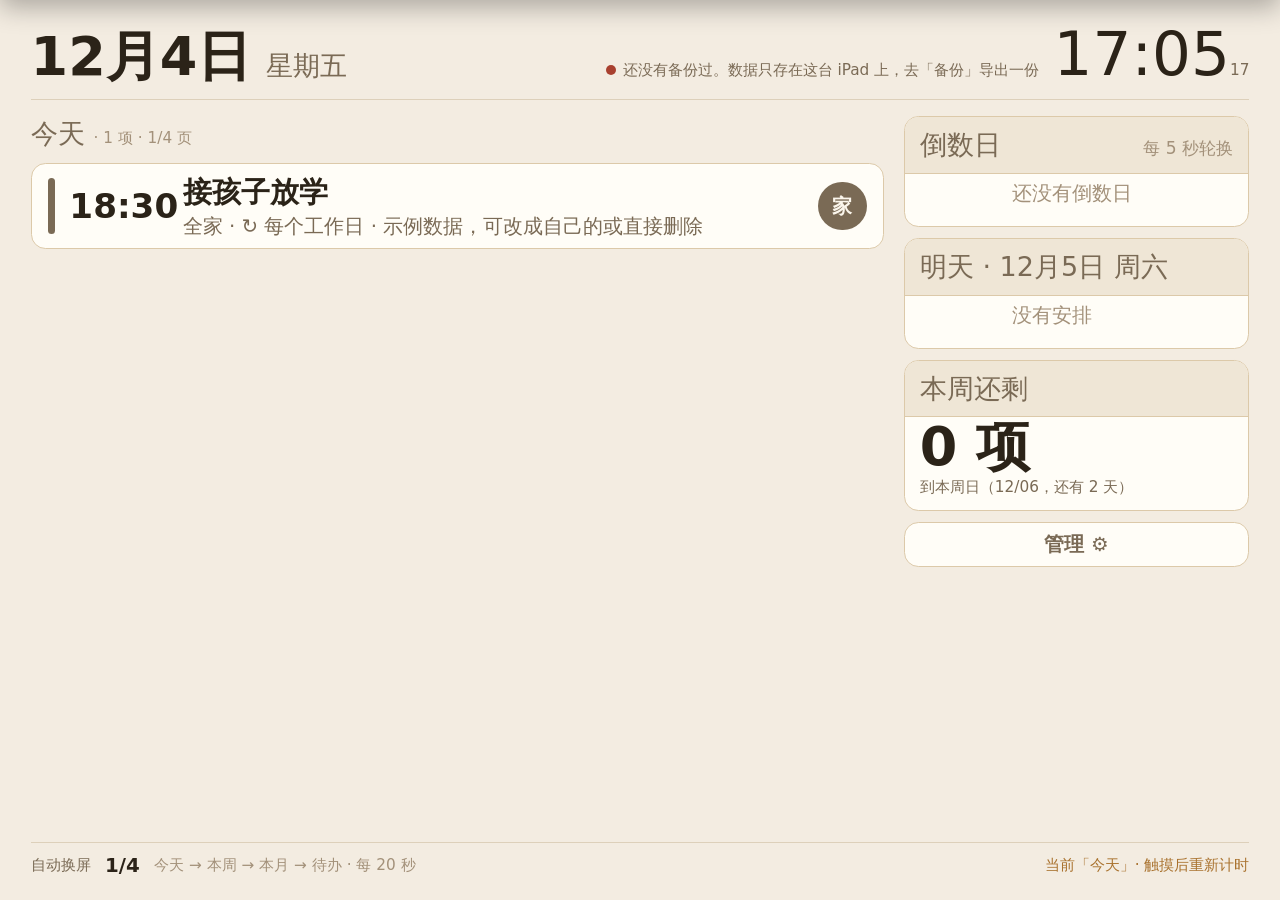
<file: app/index.html>
<!DOCTYPE html>
<html lang="zh-CN" data-theme="wood">
<head>
<meta charset="utf-8">
<meta name="viewport" content="width=device-width,initial-scale=1,viewport-fit=cover,user-scalable=no">
<meta name="theme-color" content="#f3ece1">
<title>家庭日历</title>
<!-- iPad / iPhone 的"添加到主屏幕"不读 rel=manifest，只认下面这组 Apple 标签，
     所以即使服务器把 .webmanifest 的内容类型配错，装到主屏依然是全屏无地址栏。 -->
<meta name="apple-mobile-web-app-capable" content="yes">
<meta name="mobile-web-app-capable" content="yes">
<meta name="apple-mobile-web-app-status-bar-style" content="black-translucent">
<meta name="apple-mobile-web-app-title" content="家庭日历">
<link rel="apple-touch-icon" href="./icons/apple-touch-icon.png">
<link rel="apple-touch-icon" sizes="180x180" href="./icons/apple-touch-icon.png">
<link rel="icon" href="./icons/icon-192.png">
<!-- manifest 供安卓与桌面 Chrome 使用；MIME 需为 application/manifest+json -->
<link rel="manifest" href="./manifest.webmanifest">
<link rel="stylesheet" href="./styles.css">
</head>
<body>
<!-- 纯浏览器家庭日历：无后端、无构建、无依赖。数据只在本机 IndexedDB。
     界面结构在 src/views.js，交互在 src/main.js，数据在 src/db.js。 -->
<div class="host" id="host"><div class="booting">载入中…</div></div>
<div class="sheet" id="sheet"></div>
<div class="mask" id="mDetail"></div>
<div class="mask" id="mMem"></div>
<div class="modal" id="dr"></div>
<div class="rb" id="rb"></div>
<div class="toast" id="toast"></div>
<script type="module">import('./src/main.js');</script>
</body>
</html>
</file>
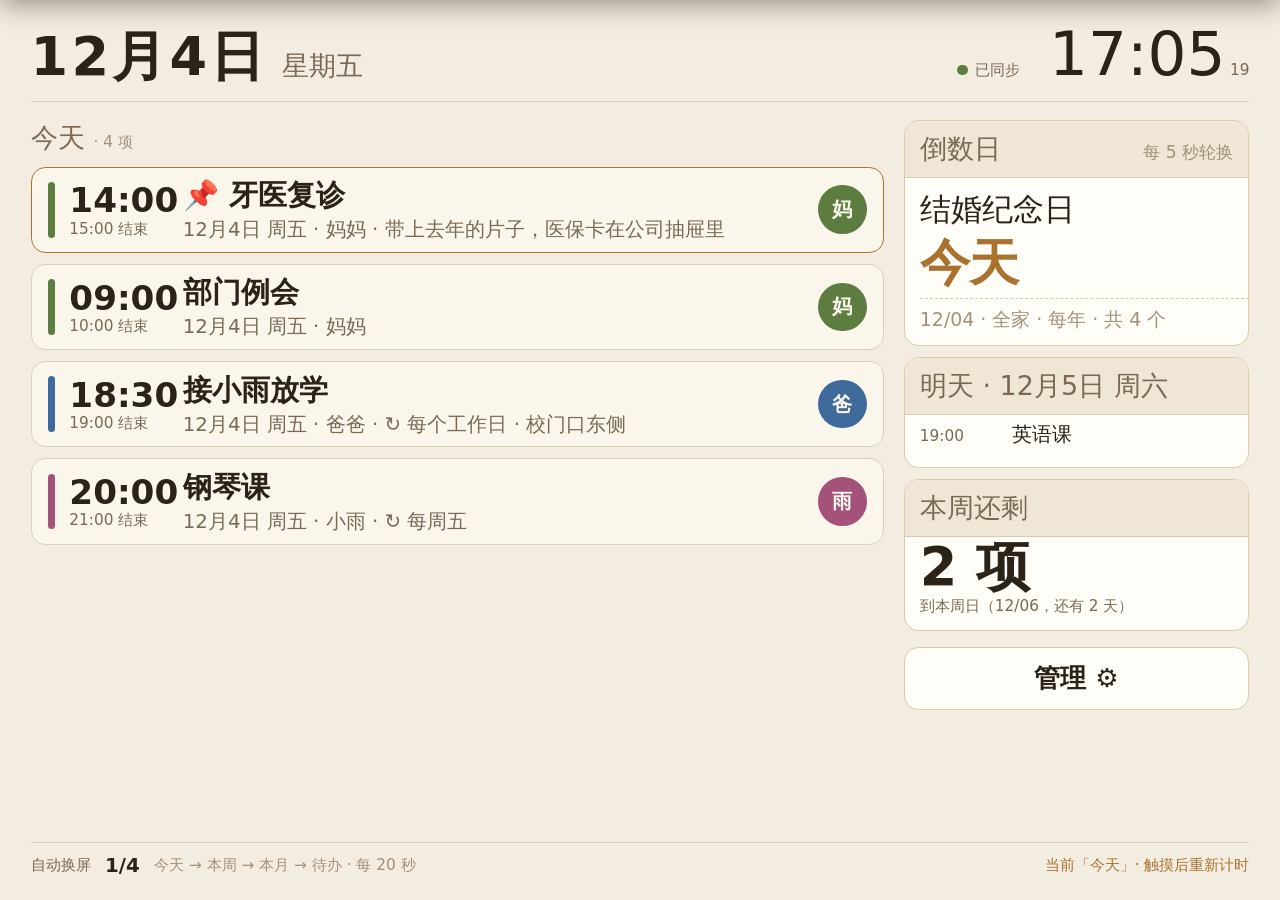
<file: prototype/kiosk.html>
<!DOCTYPE html>
<html lang="zh-CN" data-theme="wood">
<head>
<meta charset="utf-8">
<meta name="viewport" content="width=device-width,initial-scale=1,viewport-fit=cover,user-scalable=no">
<meta name="theme-color" content="#0e1116">
<title>timetreeloc · 原型 v0.3（壁挂 + 整屏管理 + 待办 + 倒数日 + 主题）</title>
<style>
/* 唯一入口原型 = 未来正式版骨架。刻意不用 type="module" 以便双击评审；
   正式版必须 ES Modules + HTTP(S)，见 docs/01 §1。
   硬约束：组件内不得出现写死颜色，一律引用 var(--c-*) / var(--m-*)（docs/03 §4.1）。 */

/* ---------- 主题令牌：一套结构 · 四份色值 ---------- */
:root{
  --t-day:6.0vmin; --t-clock:6.8vmin; --t-h2:3.0vmin; --t-title:3.2vmin;
  --t-time:3.8vmin; --t-item:2.2vmin; --t-meta:1.7vmin;
  --m-body:2.0vmin; --m-small:1.6vmin;
  --r-card:1.6vmin; --r-btn:1.0vmin;
}
html[data-theme="ink"]{
  --c-bg:#0e1116; --c-card:#171c24; --c-card2:#1d242e; --c-line:#232a34; --c-line2:#2b3542;
  --c-ink:#f2f5f9; --c-ink2:#9aa7b5; --c-ink3:#5d6875;
  --c-accent:#6aa5ff; --c-warn:#ffb454; --c-dgr:#ff7a6e; --c-ok:#4ed08f;
  --m-blue:#6aa5ff; --m-green:#4ed08f; --m-orange:#ffb454; --m-pink:#ff8ec8;
  --m-violet:#b199ff; --m-teal:#4fd6d6; --m-red:#ff7a6e; --m-slate:#9aa7b5;
  --on-member:#0e1116; --c-scrim:rgba(6,9,13,.62);

  --c-panel:#1b222c; --c-panel-line:#2f3a47;}
html[data-theme="night"]{
  --c-bg:#000205; --c-card:#0c1016; --c-card2:#141a22; --c-line:#1b222b; --c-line2:#242d38;
  --c-ink:#e6ebf2; --c-ink2:#7f8b99; --c-ink3:#4c5663;
  --c-accent:#5b9cff; --c-warn:#e8a860; --c-dgr:#e0796d; --c-ok:#54b98a;
  --m-blue:#5b93dd; --m-green:#48a883; --m-orange:#dd9c5a; --m-pink:#dd82ac;
  --m-violet:#9785d6; --m-teal:#45b0b0; --m-red:#dd6e63; --m-slate:#7f8b99;
  --on-member:#000205; --c-scrim:rgba(0,2,5,.7);

  --c-panel:#10161e; --c-panel-line:#242d38;}
html[data-theme="paper"]{
  --c-bg:#f4f5f7; --c-card:#ffffff; --c-card2:#eef1f5; --c-line:#e3e6ea; --c-line2:#d3d8df;
  --c-ink:#12161c; --c-ink2:#5a6572; --c-ink3:#8d97a3;
  --c-accent:#2f6fdd; --c-warn:#d97706; --c-dgr:#c8392f; --c-ok:#1f8f5f;
  --m-blue:#2f6fdd; --m-green:#1f8f5f; --m-orange:#d97706; --m-pink:#c2418f;
  --m-violet:#6d4bd6; --m-teal:#0d8a8a; --m-red:#c8392f; --m-slate:#5a6572;
  --on-member:#ffffff; --c-scrim:rgba(40,34,26,.35);

  --c-panel:#ffffff; --c-panel-line:#d3d8df;}
html[data-theme="wood"]{
  --c-bg:#f3ece1; --c-card:#fbf6ec; --c-card2:#efe6d6; --c-line:#ddd0ba; --c-line2:#c9b999;
  --c-ink:#2b2318; --c-ink2:#7a6a55; --c-ink3:#a3917a;
  --c-accent:#a9722e; --c-warn:#b5722a; --c-dgr:#a8402f; --c-ok:#5c7d3f;
  --m-blue:#3f6a9c; --m-green:#5c7d3f; --m-orange:#b5722a; --m-pink:#a4527a;
  --m-violet:#6f5a9c; --m-teal:#3d8078; --m-red:#a8402f; --m-slate:#7a6a55;
  --on-member:#fbf6ec; --c-scrim:rgba(43,35,24,.35);

  --c-panel:#fffdf7; --c-panel-line:#dcc9a9;}

*{box-sizing:border-box;-webkit-tap-highlight-color:transparent}
html,body{margin:0;height:100%;overflow:hidden;background:var(--c-bg);color:var(--c-ink);touch-action:manipulation;
  font-family:-apple-system,"PingFang SC",system-ui,sans-serif;transition:background .25s,color .25s}
body{background:var(--c-bg)}
.num{font-variant-numeric:tabular-nums}
button{font:inherit;color:inherit;cursor:pointer;background:none;border:none}

/* ---------- 壁挂宿主 ---------- */
.host{height:100%;display:flex;flex-direction:column;padding:2.6vmin 3.4vmin}
.hd{display:flex;align-items:baseline;gap:1.6vmin;padding-bottom:1.8vmin;border-bottom:1px solid var(--c-line)}
.hd .d{font-size:var(--t-day);font-weight:600;letter-spacing:.06em;line-height:1}
.hd .w{font-size:var(--t-h2);color:var(--c-ink2)}
.hd .sp{flex:1}
.sync{display:flex;align-items:center;gap:.8vmin;font-size:var(--t-meta);color:var(--c-ink2)}
.sync i{width:1.2vmin;height:1.2vmin;border-radius:50%;background:var(--c-ok);display:inline-block}
.sync.busy i{background:var(--c-accent);animation:pulse 1s infinite}
.sync.pend i{background:var(--c-warn)}
.sync.off i{background:var(--c-ink3)}
@keyframes pulse{50%{opacity:.3}}
.hd .c{font-size:var(--t-clock);font-weight:300;line-height:1;margin-left:1.6vmin}
.hd .c small{font-size:var(--t-meta);color:var(--c-ink2);margin-left:.5vmin}
/* 管理入口：右栏内的常驻块。之前是浮动药丸 + :hover 才显形，挂墙触屏没有 hover，
   它常年停在 15% 透明度——既"浮着"又基本看不见 */
/* 管理入口：压扁、去边框去圆角——原来是占满列宽的 9vmin 高圆角框，看着像个漂浮的胶囊 */
.managebtn{flex:none;width:100%;min-height:7vmin;margin-top:.6vmin;padding:1.2vmin 1.6vmin;
  border:1px solid var(--c-panel-line);border-radius:var(--r-card);background:var(--c-panel);
  color:var(--c-ink);font-size:2.9vmin;font-weight:600;
  display:flex;align-items:center;justify-content:center;gap:1vmin}
.managebtn:hover{border-color:var(--c-accent);background:var(--c-card2)}
.managebtn small{display:none}
/* 底部换屏提示：一行普通文字，不做椭圆胶囊 */
.khint{display:flex;align-items:center;gap:1.6vmin;padding-top:1.2vmin;margin-top:.4vmin;
  border-top:1px solid var(--c-line);font-size:var(--t-meta);color:var(--c-ink2);white-space:nowrap;overflow:hidden}
.khint b{color:var(--c-ink);font-size:var(--t-item);font-weight:700;font-variant-numeric:tabular-nums}
.khint .seq{color:var(--c-ink3);overflow:hidden;text-overflow:ellipsis}
.khint .now{margin-left:auto;color:var(--c-accent)}

/* 主区 70% + 右栏 30%（v0.4：右栏只放倒数日，宽度让给日历与月视图） */
.bd{flex:1;display:flex;gap:2.2vmin;padding-top:2vmin;min-height:0}
.main{flex:0 0 70%;min-width:0;display:flex;flex-direction:column;gap:1.2vmin;min-height:0}
h2{margin:0;font-size:var(--t-h2);font-weight:500;color:var(--c-ink2);display:flex;align-items:baseline;gap:1vmin}
h2 em{font-style:normal;font-size:var(--t-meta);color:var(--c-ink3)}
.side{flex:1;min-width:0;display:flex;flex-direction:column;gap:1.2vmin;min-height:0}

/* 日程大卡 */
.ev{position:relative;display:flex;align-items:center;gap:1.6vmin;background:var(--c-card);border:1px solid var(--c-line);
  border-radius:var(--r-card);height:9.6vmin;flex:none;padding:0 1.8vmin;overflow:hidden;text-align:left;width:100%}
.ev:hover{border-color:var(--c-line2);background:var(--c-card2)}
.ev.pin{border-color:var(--c-accent)}
.ev.flash{animation:fl 1.2s ease-out}
@keyframes fl{0%,60%{box-shadow:0 0 0 .3vmin var(--c-accent)}}
.ev .bar{width:.8vmin;align-self:stretch;margin:1.6vmin 0;border-radius:.4vmin;flex:none}
.ev .tm{width:11vmin;flex:none;font-size:var(--t-time);font-weight:600;line-height:1.15;text-align:left}
.ev .tm small{display:block;font-size:var(--t-meta);font-weight:400;color:var(--c-ink2)}
.ev .info{flex:1;min-width:0}
.ev .info b{display:block;font-size:var(--t-title);font-weight:600;white-space:nowrap;overflow:hidden;text-overflow:ellipsis}
.ev .info span{font-size:var(--t-item);color:var(--c-ink2)}
.ev .who{width:5.4vmin;height:5.4vmin;border-radius:50%;background:var(--c-card2);color:var(--c-ink2);
  font-size:var(--t-item);font-weight:700;display:grid;place-items:center;flex:none}
.ev .pend{position:absolute;right:1.2vmin;top:1.2vmin;font-size:1.4vmin;color:var(--c-warn);
  border:1px solid currentColor;border-radius:99px;padding:.2vmin .8vmin}
.empty{flex:1;display:grid;place-items:center;text-align:center}
.empty b{display:block;font-size:var(--t-day);font-weight:600;margin-bottom:1vmin}
.empty span{font-size:var(--t-h2);color:var(--c-ink2)}

/* 壁挂·周视图 */
.wkwrap{flex:1;display:flex;flex-direction:column;gap:.8vmin;min-height:0}
.wkhead{display:flex;gap:.6vmin}
.wkhead>div{flex:1 1 0;min-width:0;text-align:center;font-size:var(--t-item);color:var(--c-ink2);padding:.4vmin 0;border-radius:.8vmin}
.wkhead>div.t{background:var(--c-accent);color:var(--on-member);font-weight:600}
.wkhead>div b{display:block;font-size:var(--t-h2);line-height:1.2}
.wkcols{flex:1;display:flex;gap:.6vmin;min-height:0}
.wkcol{flex:1 1 0;min-width:0;background:var(--c-card);border:1px solid var(--c-line);border-radius:1.2vmin;padding:.8vmin;
  display:flex;flex-direction:column;gap:.6vmin;overflow:hidden;text-align:left}
.wkcol.t{border-color:var(--c-accent)}
.wchip{min-width:0;border-radius:.8vmin;padding:.5vmin .8vmin;font-size:var(--t-item);line-height:1.35;overflow:hidden;
  white-space:nowrap;text-overflow:ellipsis;color:var(--on-member)}
.wchip i{font-style:normal;opacity:.85;font-size:var(--t-meta);display:block}
.wkcol .none{font-size:var(--t-meta);color:var(--c-ink3);text-align:center;padding-top:1vmin}

/* 壁挂·月网格（v0.4 放大：日号 3.4vmin、条目 2.6vmin，3 米外可读） */
.mwall{flex:1;display:grid;grid-template-columns:repeat(7,minmax(0,1fr));grid-auto-rows:1fr;gap:.7vmin;min-height:0}
.mcell{background:var(--c-card);border:1px solid var(--c-line);border-radius:1.0vmin;padding:.8vmin 1vmin;
  display:flex;flex-direction:column;gap:.6vmin;overflow:hidden;text-align:left}
.mcell.out{opacity:.32}
.mcell.tdy{border-color:var(--c-accent);background:var(--c-card2)}
.mcell .n{font-size:var(--t-item);color:var(--c-ink2);line-height:1.2}
.mcell.tdy .n{color:var(--c-accent);font-weight:700}
.mcell .r{display:flex;align-items:center;gap:.4vmin;font-size:1.7vmin;line-height:1.5;white-space:nowrap;overflow:hidden}
.mcell .r u{width:.9vmin;height:.9vmin;border-radius:50%;flex:none;text-decoration:none}
.mcell .r span{overflow:hidden;text-overflow:ellipsis}
.mcell .more{font-size:1.5vmin;color:var(--c-ink3)}

/* 壁挂·待办页 */
.tpage{flex:1;display:flex;flex-direction:column;gap:1vmin;min-height:0;overflow:auto}
.tcard2{display:flex;align-items:center;gap:1.8vmin;background:var(--c-card);border:1px solid var(--c-line);
  border-radius:var(--r-card);height:11vmin;flex:none;padding:0 2vmin;text-align:left;width:100%}
.tcard2:hover{border-color:var(--c-line2);background:var(--c-card2)}
.tcard2 .ck2{width:6.4vmin;height:6.4vmin;border-radius:50%;border:.5vmin solid var(--c-line2);flex:none;
  display:grid;place-items:center;font-size:3.4vmin;color:transparent}
.tcard2:hover .ck2{border-color:var(--c-ok);color:var(--c-ok)}
.tcard2 .ti2{flex:1;min-width:0;font-size:3.6vmin;font-weight:600;white-space:nowrap;overflow:hidden;text-overflow:ellipsis}
.tcard2 .no2{font-size:2.1vmin;color:var(--c-ink3);margin-top:.3vmin;font-weight:400}
.tcard2 .who{width:5.4vmin;height:5.4vmin;border-radius:50%;font-size:var(--t-item);font-weight:700;
  display:grid;place-items:center;flex:none}
.tcard2.done{opacity:.4}
.tcard2.done .ti2{text-decoration:line-through}

/* 右栏盒子 */
/* 右栏三块面板：独立的 panel 底色 + 标题带 + 行分隔线。
   暖木主题下原先 --c-card 与 --c-bg 亮度只差一档，三块面板会糊成一片。 */
.box{background:var(--c-panel);border:1px solid var(--c-panel-line);border-radius:var(--r-card);padding:0;overflow:hidden}
.box h3{margin:0;padding:1.1vmin 1.7vmin;font-size:var(--t-h2);font-weight:500;color:var(--c-ink2);
  display:flex;align-items:baseline;gap:.8vmin;background:var(--c-card2);border-bottom:1px solid var(--c-panel-line)}
.box > :not(h3){margin-left:1.7vmin;margin-right:1.7vmin}
.box > :last-child{margin-bottom:1.4vmin}
.box h3 em{font-style:normal;font-size:1.9vmin;color:var(--c-ink3);margin-left:auto;font-weight:400}
.li{display:flex;gap:1.2vmin;font-size:var(--t-item);padding:.7vmin 0;align-items:baseline;
  border-bottom:1px solid var(--c-line)}
.li:last-child{border-bottom:0}
.li i{font-style:normal;color:var(--c-ink2);width:9vmin;flex:none;font-size:var(--t-meta)}
.li.st{color:var(--c-ink3)}
/* 倒数日轮播（v0.4：右栏只有它，主条目放到最大） */
.cdbox{flex:1;display:flex;flex-direction:column;justify-content:center}
.cd{flex:none;text-align:left;width:100%;padding-top:1.4vmin}
.cd .lbl{font-size:3.4vmin;color:var(--c-ink)}
.cd .big{display:flex;align-items:baseline;gap:1vmin;margin-top:.8vmin}
/* 天数不得超过页面最大标题档 --t-day(6.0vmin)：一块屏只允许顶栏做视觉主角 */
.cd .big b{font-size:5.6vmin;font-weight:700;line-height:1;letter-spacing:-.02em}
.cd .big s{text-decoration:none;font-size:2.6vmin;color:var(--c-ink2)}
.cd.near .big b{color:var(--c-warn)}
.cd.today .big b{color:var(--c-accent)}
.cd .who{font-size:2.1vmin;color:var(--c-ink3);margin-top:1vmin;padding-top:.9vmin;border-top:1px dashed var(--c-panel-line)}
/* 待办（.ck 供管理页列表用，壁挂页用 .ck2 大圆圈） */
.thint{font-size:var(--t-item);color:var(--c-ink3);padding:1vmin .4vmin}
.ck{width:3.6vmin;height:3.6vmin;border-radius:50%;border:2px solid var(--c-line2);flex:none;
  display:grid;place-items:center;font-size:var(--t-meta);color:transparent;transition:.15s}
.ck:hover{border-color:var(--c-ok);color:var(--c-ok)}

/* 底栏 / FAB */
.ft .right{margin-left:auto;display:flex;gap:1.2vmin;align-items:center}
.pill{border:1px solid var(--c-line2);border-radius:99px;padding:.7vmin 1.6vmin;background:var(--c-card);color:var(--c-ink2);font-size:var(--t-item)}
.pill.pri{background:var(--c-accent);border-color:var(--c-accent);color:var(--on-member);font-weight:600}
.offline{position:fixed;left:0;right:0;top:0;background:var(--c-warn);color:var(--c-bg);font-size:var(--t-item);
  padding:1vmin 3vmin;transform:translateY(-100%);transition:transform .2s;z-index:40}
.offline.on{transform:none}

/* ---------- 遮罩小卡（详情 / 三选一 / 冲突） ---------- */
.mask{position:fixed;inset:0;background:var(--c-scrim);display:grid;place-items:center;
  opacity:0;pointer-events:none;transition:opacity .18s;z-index:50}
.mask.on{opacity:1;pointer-events:auto}
.panel{background:var(--c-card);border:1px solid var(--c-line2);border-radius:2vmin;overflow:hidden;
  transform:translateY(1vmin) scale(.99);transition:transform .2s;max-height:86vh;display:flex;flex-direction:column}
.mask.on .panel{transform:none}
/* 结构类全局化：ph/pb/x 是跨容器复用的骨架类。
   此前只写在 .panel/.drawer 作用域下，导致 .sheet 的顶栏完全没吃到样式，
   按钮的 margin-left:auto 从未生效——表现为"改了 DOM 顺序但视觉位置没动"。 */
.ph{padding:2.6vmin 3.2vmin 0;display:flex;align-items:center;gap:1.4vmin;flex:none}
.ph h4{margin:0;font-size:var(--t-title);font-weight:600}
.x{margin-left:auto;border:1px solid var(--c-line2);border-radius:var(--r-btn);padding:1.2vmin 2.4vmin;
  color:var(--c-ink2);background:var(--c-card2);font-size:var(--m-body)}
.x:hover{color:var(--c-ink);border-color:var(--c-accent)}
/* 浮窗里的取消：比顶栏通用样式再大一号，别做成一角小文字 */
.drawer .x{border-radius:99px;padding:1.5vmin 3vmin;font-size:2.6vmin}
.pb{padding:2.2vmin 3.2vmin 3vmin;overflow:auto}
.detail{width:60vmin}
.detail .cap{height:.7vmin;flex:none}
.detail h5{margin:0;font-size:var(--t-title);font-weight:600;line-height:1.3}
.meta{color:var(--c-ink2);font-size:var(--m-body);margin-top:.8vmin;display:flex;gap:1vmin;align-items:center;flex-wrap:wrap}
.bdg{border-radius:var(--r-btn);padding:.25vmin 1vmin;background:var(--c-card2);color:var(--c-ink2);font-size:var(--m-small)}
.bdg.r{background:var(--c-card2);color:var(--c-dgr)}
.note{margin-top:1.4vmin;background:var(--c-card2);border-radius:1.2vmin;padding:1.4vmin 1.6vmin;font-size:var(--m-body);
  color:var(--c-ink2);line-height:1.6}
.by{margin-top:1.2vmin;font-size:var(--m-small);color:var(--c-ink3)}
.row{display:flex;gap:1vmin;margin-top:1.8vmin}
.row button{flex:1;border-radius:1.2vmin;padding:1.2vmin;font-size:var(--m-body);border:1px solid var(--c-line2);background:var(--c-card2)}
.row button.pri{background:var(--c-accent);border-color:var(--c-accent);color:var(--on-member);font-weight:600}
.row button.cancel{flex:0 0 22%;font-size:var(--t-item);padding:1.6vmin}
.row button.dgr{color:var(--c-dgr)}

/* ---------- 整屏管理页（v0.3：不是弹窗） ---------- */
.sheet{position:fixed;inset:0;background:var(--c-bg);z-index:45;display:flex;flex-direction:column;
  opacity:0;pointer-events:none;transform:translateY(1.2vmin);transition:opacity .18s,transform .18s}
.sheet.on{opacity:1;pointer-events:auto;transform:none}
.tabd{display:flex;gap:.4vmin;padding:0 2.4vmin;border-bottom:1px solid var(--c-line);flex:none;overflow-x:auto}
.tabd button{border-bottom:.35vmin solid transparent;color:var(--c-ink2);padding:1.3vmin 1.4vmin;font-size:var(--m-body);white-space:nowrap}
.tabd button.on{color:var(--c-ink);border-bottom-color:var(--c-accent)}
.scr{flex:1;display:flex;gap:2.8vmin;min-height:0;overflow:hidden}
.pane{flex:1;display:flex;flex-direction:column;min-height:0;padding:1.2vmin 0 1.2vmin 2.4vmin}
/* 右栏优先占满高度：半高 + 纵向滚动条在缩窗口时很难看，宁可让它撑满再内部滚动 */
.paneList{flex:0 0 24%;align-self:stretch;min-height:0;overflow:auto;
  border:1px solid var(--c-panel-line);border-radius:1.4vmin;background:var(--c-panel);
  margin:1.2vmin 2.4vmin 1.6vmin 0;padding:1.4vmin 1.8vmin}
.paneList h3{margin-top:0}
.wk{display:grid;grid-template-columns:repeat(7,minmax(0,1fr));font-size:var(--m-small);color:var(--c-ink3);text-align:center;padding:.6vmin 0}
.mgrid{display:grid;grid-template-columns:repeat(7,minmax(0,1fr));grid-auto-rows:1fr;gap:.6vmin;flex:1;min-height:0}
.cell{position:relative;background:var(--c-card);border:1px solid var(--c-line);border-radius:1vmin;padding:.6vmin .6vmin .4vmin;overflow:hidden;
  display:flex;flex-direction:column;gap:.3vmin;text-align:left}
.cell.out{opacity:.35}
.cell .dn{font-size:2.6vmin;color:var(--c-ink2);align-self:flex-start;min-width:2.6vmin;text-align:center;line-height:1.7}
/* 超出条数的角标：放在格子内部右上角，不再压到别人身上，也不占一行行高 */
.cell .mb{position:absolute;right:.3vmin;top:.3vmin;font-style:normal;font-size:1.9vmin;line-height:1.6;
  min-width:2.6vmin;padding:0 .5vmin;border-radius:99px;background:var(--c-accent);color:var(--on-member);
  font-weight:700;text-align:center}
.cell.today .dn{background:var(--c-accent);color:var(--on-member);border-radius:99px;font-weight:600}
.cell.sel{border-color:var(--c-accent);box-shadow:0 0 0 .2vmin var(--c-accent) inset}
.cev{font-size:2.2vmin;line-height:1.5;border-radius:.6vmin;padding:.1vmin .6vmin;color:var(--on-member);white-space:nowrap;overflow:hidden;text-overflow:ellipsis}
.sitem{display:flex;gap:1vmin;padding:1vmin 0;border-bottom:1px solid var(--c-line);align-items:flex-start;text-align:left;width:100%}
.sitem .b2{width:.5vmin;align-self:stretch;border-radius:.3vmin;flex:none}
.sitem .t2{font-size:var(--m-body);width:7vmin;flex:none;color:var(--c-ink2)}
.sitem .ti{font-size:var(--m-body);font-weight:600}
.sec{background:var(--c-card);border:1px solid var(--c-line);border-radius:1.4vmin;margin-bottom:1.4vmin;overflow:hidden}
.sec h6{margin:0;padding:1.2vmin 1.6vmin;font-size:var(--m-body);font-weight:600;border-bottom:1px solid var(--c-line);color:var(--c-ink)}
.sec .r{display:flex;align-items:center;gap:1.2vmin;padding:1.2vmin 1.6vmin;border-bottom:1px solid var(--c-line);font-size:var(--m-body)}
.sec .r:last-child{border-bottom:0}
.sec .r .k{flex:1}
.sec .r .v{color:var(--c-ink3);font-size:var(--m-small)}
.avatar{width:3.4vmin;height:3.4vmin;border-radius:50%;display:grid;place-items:center;font-size:var(--m-small);font-weight:700;flex:none}
.mini{border:1px solid var(--c-line2);border-radius:.9vmin;padding:.6vmin 1.2vmin;font-size:var(--m-small);color:var(--c-ink2)}
.mini.pri{background:var(--c-accent);border-color:var(--c-accent);color:var(--on-member);font-weight:600}
.mini.dgr{color:var(--c-dgr);border-color:var(--c-dgr)}
.mini.on{border-color:var(--c-accent);color:var(--c-accent)}
.range{width:20vmin;accent-color:var(--c-accent)}
.palrow{display:flex;gap:1.2vmin;flex-wrap:wrap}
.pal{width:5.4vmin;height:5.4vmin;border-radius:50%;border:.4vmin solid transparent;position:relative}
.pal.on{border-color:var(--c-ink)}
.pal.used{opacity:.25;cursor:not-allowed}
.pal.used::after{content:'';position:absolute;inset:42%;background:var(--c-ink3);border-radius:50%}
.two{display:grid;grid-template-columns:1fr 1fr;gap:1.4vmin}
/* 主题卡 */
.tcards{display:grid;grid-template-columns:repeat(auto-fit,minmax(24vmin,1fr));gap:1.4vmin}
.tcard{border:2px solid var(--c-line);border-radius:1.6vmin;padding:1.6vmin;text-align:left;cursor:pointer}
.tcard.on{border-color:var(--c-accent)}
.tcard .nm{font-size:var(--m-body);font-weight:600;margin-bottom:.4vmin}
.tcard .ds{font-size:var(--m-small);color:var(--c-ink3);margin-bottom:1vmin}
.swatches{display:flex;gap:.5vmin}
.swatches u{width:3.2vmin;height:3.2vmin;border-radius:.6vmin;text-decoration:none;border:1px solid rgba(128,128,128,.25)}

/* ---------- 抽屉 ---------- */
/* 居中浮窗：盖在管理页之上，不铺满、不从底部顶出来 */
.drawer{position:fixed;left:50%;top:50%;right:auto;bottom:auto;width:88vmin;max-height:86vh;overflow:auto;
  background:var(--c-card);border:1px solid var(--c-line2);border-radius:2vmin;
  transform:translate(-50%,-46%) scale(.98);opacity:0;pointer-events:none;
  /* 宽度 70→88vmin：留出左右 3.2vmin 内边距后，字段仍有足够书写空间 */
  transition:opacity .18s,transform .18s ease-out;z-index:58;box-shadow:0 2vmin 6vmin rgba(0,0,0,.45)}
.drawer.on{opacity:1;transform:translate(-50%,-50%);pointer-events:auto}
.warnbar{background:var(--c-warn);color:var(--c-bg);font-size:var(--m-small);padding:.9vmin 2.4vmin}
.f{display:flex;align-items:center;gap:1.4vmin;margin-bottom:1.4vmin;flex-wrap:wrap}
.f label{font-size:var(--m-body);color:var(--c-ink2);width:9vmin;flex:none}
.f input[type=text]{flex:1;min-width:30vmin;border:1px solid var(--c-line2);border-radius:1.2vmin;padding:1.4vmin 1.6vmin;
  font-size:var(--t-item);background:var(--c-card2);color:var(--c-ink)}
.f input[type=text]:focus{outline:.3vmin solid var(--c-accent);outline-offset:-1px}
.f input[type=date],.f input[type=time],.f select{border:1px solid var(--c-line2);border-radius:var(--r-btn);padding:1vmin 1.2vmin;
  font-size:var(--m-body);background:var(--c-card2);color:var(--c-ink)}
.seg{display:inline-flex;background:var(--c-card2);border:1px solid var(--c-line2);border-radius:99px;padding:.3vmin}
.seg button{border-radius:99px;padding:.8vmin 2vmin;font-size:var(--m-body);color:var(--c-ink2)}
.seg button.on{background:var(--c-accent);color:var(--on-member);font-weight:600}
.chip{display:inline-flex;align-items:center;gap:.7vmin;border-radius:99px;padding:.6vmin 1.4vmin;font-size:var(--m-body);
  background:var(--c-card2);color:var(--c-ink2);border:1px solid var(--c-line2)}
.chip .dt{width:1vmin;height:1vmin;border-radius:50%}
.chip.on{border-color:currentColor}
.chip.off{opacity:.4}
.sw{width:6vmin;height:3.4vmin;border-radius:99px;background:var(--c-line2);position:relative;flex:none;transition:.16s}
.sw::after{content:"";position:absolute;top:.4vmin;left:.4vmin;width:2.6vmin;height:2.6vmin;border-radius:50%;background:var(--c-card);transition:.16s}
.sw.on{background:var(--c-accent)}
.sw.on::after{left:3vmin}
.tgl{display:inline-flex;align-items:center;gap:.9vmin;font-size:var(--m-body);color:var(--c-ink2)}
.fold{color:var(--c-accent);font-size:var(--m-body);padding:.8vmin 0 1.4vmin;user-select:none}
.adv{display:none}.adv.on{display:block}
.hint{font-size:var(--m-small);color:var(--c-ink3);background:var(--c-card2);border-radius:var(--r-btn);padding:1vmin 1.4vmin;margin-bottom:1.4vmin;line-height:1.6}

/* ---------- 横幅 / 提示 ---------- */
.rb{position:fixed;left:0;right:0;top:0;background:var(--c-card);border-bottom:.3vmin solid var(--c-warn);
  padding:2vmin 3vmin;display:flex;align-items:center;gap:1.6vmin;transform:translateY(-105%);
  transition:transform .26s ease-out;box-shadow:0 1vmin 3vmin rgba(0,0,0,.4);z-index:90}
.rb.on{transform:none}
.rb .bl{width:1.4vmin;height:1.4vmin;border-radius:50%;background:var(--c-warn);flex:none;animation:bl 1s infinite}
@keyframes bl{50%{opacity:.2}}
.rb b{font-size:var(--t-title);font-weight:600;display:block}
.rb span{font-size:var(--t-item);color:var(--c-ink2)}
.rb button{margin-left:auto;border:1px solid var(--c-line2);color:var(--c-ink2);border-radius:var(--r-btn);padding:1vmin 1.8vmin;font-size:var(--t-item)}
/* 提示条：隐藏时必须真的看不见。原先只靠 translateY(150%) 移出，
   但它 bottom 本身有 4vmin 偏移，元素又只有约 5vmin 高，算下来仍有约 1.5vmin
   露在屏幕底边外——就是截图里那个"椭圆框"。改为位移 + 透明度 + visibility 三重隐藏，
   并把胶囊圆角改成普通圆角，不再像个药丸。 */
.toast{position:fixed;left:50%;bottom:2.4vmin;transform:translate(-50%,100%);opacity:0;visibility:hidden;
  background:var(--c-card);border:1px solid var(--c-line2);color:var(--c-ink);border-radius:var(--r-btn);
  padding:1.1vmin 2.2vmin;font-size:var(--m-body);transition:transform .22s,opacity .22s,visibility .22s;
  z-index:95;white-space:nowrap;pointer-events:none}
.toast.on{transform:translate(-50%,0);opacity:1;visibility:visible}
@media (prefers-reduced-motion:reduce){*{animation:none!important;transition:none!important}}
</style>
</head>
<body>
<div class="offline" id="off">连不上家里的服务器，界面为最后快照 · <span class="num">只读</span></div>
<div class="host" id="host"></div>
<div class="sheet" id="sheet"></div>
<div class="mask" id="mDetail"></div>
<div class="mask" id="mAsk"></div>
<div class="mask" id="mConflict"></div>
<div class="mask" id="mMem"></div>
<div class="drawer" id="dr"></div>
<div class="rb" id="rb"><i class="bl"></i><div id="rbt"></div><button id="rbc" data-rc>知道了</button></div>
<div class="toast" id="toast"></div>

<script>
/* ================= 时间 ================= */
const pad=n=>String(n).padStart(2,'0');
const key=d=>`${d.getFullYear()}-${pad(d.getMonth()+1)}-${pad(d.getDate())}`;
const parse=s=>{const[y,m,d]=s.split('-').map(Number);return new Date(y,m-1,d)};
const add=(s,n)=>{const d=parse(s);d.setDate(d.getDate()+n);return key(d)};
const diffDays=(a,b)=>Math.round((parse(b)-parse(a))/864e5);
const WEEK='日一二三四五六';
const NOW=()=>new Date();
const TODAY=key(NOW());
const MON=TODAY.slice(0,7);

/* ================= 成员（色键引用主题令牌） ================= */
const PALETTE=['blue','green','orange','pink','violet','teal','red','slate'];
const PAL_NAME={blue:'蓝',green:'绿',orange:'橙',pink:'粉',violet:'紫',teal:'青',red:'红',slate:'灰蓝'};
const activeMembers=()=>MEMBERS.filter(m=>!m.archived);
let memSeq=0;
function memHTML(){
  if(S.layer!=='member') return '';
  const m=S.curMem, isNew=!m;
  const ck=S.pal||(m?m.ck:PALETTE.find(c=>!MEMBERS.some(x=>x.ck===c&&x.id!==(m&&m.id)))||'blue');
  const famOn=S.family!==undefined?S.family:(m&&m.kind==='family');
  return `<div class="panel" style="width:66vmin" data-stop><div class="ph">
      <h4>${isNew?'新增成员':'编辑成员 · '+m.name}</h4><button class="x" data-cancel>取消</button></div>
    <div class="pb">
      <div class="f"><label>名字</label><input type="text" id="m-n" placeholder="例：爷爷" maxlength="8" value="${m?m.name:''}"></div>
      <div class="f"><label>首字</label><input type="text" id="m-i" placeholder="留空取名字第一个字" maxlength="2" style="flex:0 0 22vmin" value="${m?m.ini:''}">
        <span style="font-size:var(--m-small);color:var(--c-ink3)">徽章是"色块 + 首字"双编码，不能只靠颜色认人</span></div>
      <div class="f"><label>颜色</label><div class="palrow">${PALETTE.map(c=>{
        const used=MEMBERS.some(x=>x.ck===c&&(!m||x.id!==m.id));
        return `<button class="pal ${ck===c?'on':''} ${used?'used':''}" data-pal="${c}" style="background:var(--m-${c})" title="${PAL_NAME[c]}${used?' 已占用':''}"></button>`}).join('')}</div></div>
      <div class="f"><label></label><span class="tgl"><i class="sw ${famOn?'on':''}" data-mem-family></i> 作为「全家」公共日历（不属于任何个人）</span></div>
      <div class="hint">色板固定 8 色、禁止自由取色；已被占用的色不可选，保证一人一色（docs/02 §6）。
        归档不是删除——历史日程仍要能显示归属。</div>
      <div class="row"><button class="cancel" data-cancel>取消</button><button class="pri" data-msave>保存成员</button></div>
    </div></div>`;
}
function saveMember(){
  const name=(fieldVal('m-n','')||'').trim();
  if(!name){toast('名字不能为空');return}
  const ini=(fieldVal('m-i','')||'').trim()||name.slice(0,1);
  const ck=S.pal||(S.curMem?S.curMem.ck:'blue');
  const swEl=document.querySelector('[data-mem-family]');  /* 取当前开关状态 */
  const fam=swEl?swEl.classList.contains('on'):false;
  if(S.curMem){const t=MEMBERS.find(x=>x.id===S.curMem.id);
    Object.assign(t,{name,ini,ck,kind:fam?'family':'person'});toast('成员「'+name+'」已更新')}
  else{MEMBERS.push({id:'mm'+(++memSeq),name,ini,ck,kind:fam?'family':'person',archived:false});
    toast('已新增成员「'+name+'」')}
  S.layer='sheet';S.curMem=null;S.pal=null;S.family=null;render();
}
const MEMBERS=[
  {id:'family',name:'全家',ck:'slate',ini:'家',kind:'family'},
  {id:'dad',name:'爸爸',ck:'blue',ini:'爸',kind:'person'},
  {id:'mom',name:'妈妈',ck:'green',ini:'妈',kind:'person'},
  {id:'kid',name:'小雨',ck:'pink',ini:'雨',kind:'person'},
  {id:'gran',name:'奶奶',ck:'orange',ini:'奶',kind:'person'},
];
const M=Object.fromEntries(MEMBERS.map(m=>[m.id,m]));
const col=m=>`var(--m-${m.ck})`;

/* ================= 记录（三种 kind） ================= */
let seq=200;
const mk=o=>({id:'r'+(++seq),kind:'event',note:'',reminders:[],pin:false,doneAt:null,sortOrder:0,
  version:1,updatedBy:'爸爸',updatedAt:new Date(Date.now()-864e5*2).toISOString(),deletedAt:null,...o});
let EVENTS=[
  /* — 日程 event — */
  mk({title:'部门例会',memberId:'mom',date:TODAY,time:'09:00',endTime:'10:00',reminders:[15]}),
  mk({title:'接小雨放学',memberId:'dad',date:TODAY,time:'18:30',endTime:'19:00',reminders:[10],
      repeat:{freq:'weekdays'},note:'校门口东侧'}),
  mk({title:'钢琴课',memberId:'kid',date:TODAY,time:'20:00',endTime:'21:00',reminders:[60],
      repeat:{freq:'weekly',byWeekdays:[parse(TODAY).getDay()]}}),
  mk({title:'牙医复诊',memberId:'mom',date:TODAY,time:'14:00',endTime:'15:00',reminders:[1440,60],
      pin:true,note:'带上去年的片子，医保卡在公司抽屉里'}),
  mk({title:'英语课',memberId:'kid',date:add(TODAY,1),time:'19:00',endTime:'20:30',reminders:[60]}),
  mk({title:'家里大扫除',memberId:'family',date:add(TODAY,2),time:'09:00',endTime:'12:00'}),
  mk({title:'出差 · 上海',memberId:'dad',date:add(TODAY,3),time:null,endDate:add(TODAY,6),allDay:true,
      reminders:[1440],note:'周三晚的高铁'}),
  mk({title:'校运动会',memberId:'kid',date:add(TODAY,5),time:null,allDay:true,reminders:[1440],note:'穿白鞋带水壶'}),
  mk({title:'家长会',memberId:'dad',date:add(TODAY,7),time:'15:00',endTime:'16:30',reminders:[120]}),
  mk({title:'第二针疫苗',memberId:'family',date:add(TODAY,11),time:'09:00',endTime:'10:00',reminders:[1440]}),
  mk({title:'瑜伽课',memberId:'mom',date:add(TODAY,-2),time:'19:00',endTime:'20:15',
      repeat:{freq:'weekly',byWeekdays:[1]}}),
  /* — 待办 todo（无时间，未打勾就一直显示） — */
  mk({title:'交物业费',memberId:'dad',date:TODAY,kind:'todo',sortOrder:1}),
  mk({title:'给爷爷买血压计的药',memberId:'gran',date:TODAY,kind:'todo',sortOrder:2,note:'社区医院三楼'}),
  mk({title:'修厨房纱窗',memberId:'dad',date:TODAY,kind:'todo',sortOrder:3}),
  mk({title:'小雨的校服改短两指',memberId:'mom',date:TODAY,kind:'todo',sortOrder:4}),
  mk({title:'清空阳台花盆',memberId:'family',date:TODAY,kind:'todo',sortOrder:5}),
  mk({title:'续保材料拍照存档',memberId:'mom',date:TODAY,kind:'todo',sortOrder:6}),
  mk({title:'买猫粮',memberId:'kid',date:TODAY,kind:'todo',sortOrder:7}),
  mk({title:'把旧羽绒服送去改尺寸',memberId:'mom',date:TODAY,kind:'todo',sortOrder:8}),
  mk({title:'给车做年检',memberId:'dad',date:TODAY,kind:'todo',sortOrder:9}),
  mk({title:'阳台灯换个灯泡',memberId:'family',date:TODAY,kind:'todo',sortOrder:10}),
  mk({title:'整理药箱过期药',memberId:'gran',date:TODAY,kind:'todo',sortOrder:11,doneAt:new Date(Date.now()-864e5).toISOString()}),
  /* — 倒数日 countdown — */
  mk({title:'奶奶生日',memberId:'gran',date:add(TODAY,12),kind:'countdown',time:null,repeat:{freq:'yearly'},reminders:[1440]}),
  mk({title:'距高考',memberId:'kid',date:add(TODAY,238),kind:'countdown',time:null}),
  mk({title:'回老家过年',memberId:'family',date:add(TODAY,4),kind:'countdown',time:null}),
  mk({title:'结婚纪念日',memberId:'family',date:add(TODAY,0),kind:'countdown',time:null,repeat:{freq:'yearly'}}),
];

/* ================= 领域层（docs/02 §3.3 / §5） ================= */
function expand(from,to){
  const out=[],s=parse(from),t=parse(to);
  for(const e of EVENTS){
    if(e.deletedAt||e.doneAt) continue;
    if(e.kind!=='event') continue;              // 待办与倒数日永不进日历
    if(!e.repeat){
      const end=e.endDate||e.date;
      if(end<from||e.date>to) continue;
      for(let d=new Date(Math.max(parse(from),parse(e.date)));d<=Math.min(parse(to),parse(end));d.setDate(d.getDate()+1))
        out.push({...e,_d:key(d)});
      continue;
    }
    for(let d=new Date(s);d<=t;d.setDate(d.getDate()+1)){
      const k=key(d); if(k<e.date) continue;
      if(e.repeat.until&&k>e.repeat.until) break;
      const r=e.repeat;
      if(r.freq==='weekdays'&&(d.getDay()===0||d.getDay()===6)) continue;
      if(r.freq==='weekly'&&!(r.byWeekdays||[parse(e.date).getDay()]).includes(d.getDay())) continue;
      if(r.freq==='yearly'&&k.slice(5)!==e.date.slice(5)) continue;
      out.push({...e,_d:k});
    }
  }
  return out.map(e=>({...e,date:e._d||e.date})).sort(cmpDay);
}
function cmpDay(a,b){                                   /* 显式比较器，禁止 || 与 ?: 混写 */
  if(!!a.pin!==!!b.pin) return a.pin?-1:1;
  if(!!a.allDay!==!!b.allDay) return a.allDay?-1:1;
  return String(a.time||'').localeCompare(String(b.time||''));
}
const dayOf=k=>expand(k,k);
const vis=arr=>arr.filter(e=>!S.hidden.has(e.memberId));
const todos=()=>EVENTS.filter(e=>e.kind==='todo'&&!e.deletedAt)
  .sort((a,b)=>(a.doneAt?1:0)-(b.doneAt?1:0)||a.sortOrder-b.sortOrder);
const openTodos=()=>todos().filter(e=>!e.doneAt);
function countdowns(){
  return EVENTS.filter(e=>e.kind==='countdown'&&!e.deletedAt).map(e=>{
    let t=e.date;
    if(e.repeat&&e.repeat.freq==='yearly'&&t<TODAY) t=`${parse(TODAY).getFullYear()+1}${t.slice(4)}`;   // 逐年滚动
    return {...e,target:t,left:diffDays(TODAY,t)};
  }).sort((a,b)=>a.left-b.left);
}
const src=id=>EVENTS.find(e=>e.id===id);
const recurText=e=>{if(!e.repeat)return '';const r=e.repeat;
  if(r.freq==='weekdays')return '每个工作日';
  if(r.freq==='weekly')return '每'+(r.byWeekdays||[]).map(w=>'周'+WEEK[w]).join('、');
  if(r.freq==='yearly')return '每年';return ''};
const remindText=r=>r>=1440?(r/1440)+'天前':(r===0?'准点':r+'分前');
const KIND={event:'日程',todo:'待办',countdown:'倒数日'};

/* ================= 状态机（docs/03 §2） ================= */
const S={layer:'kiosk',base:'kiosk',page:0,sel:TODAY,anchor:MON,vmode:'month',hidden:new Set(),
  cur:null,askMode:null,conflict:null,tab:'cal',pending:new Set(),offline:false,
  theme:'wood',idle:0,cdIdx:0,editorFold:false,newKind:'event',warnRemote:null};
const PAGES=[{name:'今天'},{name:'本周'},{name:'本月'},{name:'待办'}];
const ROT=20, IDLE_BACK=60, CD_ROT=5;

/* ================= 渲染：壁挂 ================= */
function evCard(e){
  const m=M[e.memberId],d=parse(e.date),s=src(e.id)||e;
  const multi=s.endDate&&s.endDate!==s.date;
  const ord=multi?`${diffDays(s.date,e.date)+1}/${diffDays(s.date,s.endDate)+1} 天`:'';
  const sub=`${d.getMonth()+1}月${d.getDate()}日 周${WEEK[d.getDay()]} · ${m.name}${e.repeat?' · ↻ '+recurText(e):''}${ord?' · 第 '+ord:''}${e.note?' · '+e.note:''}`;
  return `<button class="ev ${e.pin?'pin':''}" id="card-${e.id}" data-open="${e.id}">
    <i class="bar" style="background:${col(m)}"></i>
    <div class="tm num">${e.allDay?(multi?'持续':e.date.slice(5).replace('-','/')):e.time}
      <small>${e.allDay?(ord||'全天'):(e.endTime?e.endTime+' 结束':'')}</small></div>
    <div class="info"><b>${e.pin?'📌 ':''}${e.title}</b><span>${sub}</span></div>
    <div class="who" style="background:${col(m)};color:var(--on-member)">${m.ini}</div>
    ${S.pending.has(e.id)?'<span class="pend">待同步</span>':''}</button>`;
}
function pageToday(){
  const list=vis(dayOf(TODAY)).slice(0,6);
  return list.length?list.map(evCard).join('')
    :`<div class="empty"><div><b>今天没有安排</b><span>点右上「⚙ 管理」记一件事</span></div></div>`;
}
function pageWeek(){                                   /* 壁挂·周视图：7 列大字 */
  const md=parse(TODAY), start=key(new Date(md.getFullYear(),md.getMonth(),md.getDate()-((md.getDay()+6)%7)));
  const heads=[],cols=[];
  for(let i=0;i<7;i++){
    const k=add(start,i),d=parse(k),t=k===TODAY;
    heads.push(`<div class="${t?'t':''}">周${WEEK[d.getDay()]}<b class="num">${d.getDate()}</b></div>`);
    const list=vis(dayOf(k)).slice(0,4);
    cols.push(`<button class="wkcol ${t?'t':''}" data-day="${k}" data-pagejump>
      ${list.length?list.map(e=>`<span class="wchip" style="background:${col(M[e.memberId])}" data-open="${e.id}">
        <i class="num">${e.allDay?'全天':e.time}</i>${e.title}</span>`).join('')
        :'<span class="none">—</span>'}
      ${dayOf(k).length>4?`<span class="none">+${dayOf(k).length-4}</span>`:''}</button>`);
  }
  return `<div class="wkwrap"><div class="wkhead">${heads.join('')}</div><div class="wkcols">${cols.join('')}</div></div>`;
}
function pageTodo(){                        /* 壁挂·待办页：大圆圈，走近一步就能打勾 */
  const list=vis(openTodos()).slice(0,6);
  const rest=vis(openTodos()).length-list.length;
  if(!list.length) return `<div class="empty"><div><b>全部完成了</b><span>要加新的，去「⚙ 管理」→ 待办</span></div></div>`;
  return `<div class="tpage">${list.map(e=>{const m=M[e.memberId];
    return `<div class="tcard2" data-todo="${e.id}">
      <i class="ck2">✓</i>
      <div style="flex:1;min-width:0"><div class="ti2">${e.title}</div>
        ${e.note?`<div class="no2">${e.note}</div>`:''}</div>
      <div class="who" style="background:${col(m)};color:var(--on-member)">${m.ini}</div></div>`}).join('')}
    ${rest>0?`<div class="thint">还有 ${rest} 条未完成 · 全部在管理页「待办」里</div>`:''}</div>`;
}
function pageMonth(){                                  /* 壁挂·月网格：第一版字号档，
   每格 2 条 + "+N"——用户明确要求看得见每天两条，不为了字号牺牲信息量。 */
  const first=parse(S.anchor+'-01'), start=key(new Date(first.getFullYear(),first.getMonth(),1-((first.getDay()+6)%7)));
  let g='';
  for(let i=0;i<42;i++){
    const k=add(start,i),d=parse(k),out=d.getMonth()!==first.getMonth();
    const list=vis(dayOf(k));
    g+=`<div class="mcell ${out?'out':''} ${k===TODAY?'tdy':''}" data-day="${k}" data-pagemonth>
      <div class="n num">${d.getDate()}</div>
      ${list.slice(0,2).map(e=>`<div class="r" data-open="${e.id}"><u style="background:${col(M[e.memberId])}"></u><span>${e.title}</span></div>`).join('')}
      ${list.length>2?`<div class="more">+${list.length-2}</div>`:''}</div>`;
  }
  return `<div class="wk" style="margin-bottom:.4vmin;font-size:var(--t-item)">${[1,2,3,4,5,6,0].map(w=>`<div>周${WEEK[w]}</div>`).join('')}</div>
    <div class="mwall">${g}</div>`;
}
function sideHTML(){
  const cds=countdowns(), c=cds[S.cdIdx%Math.max(cds.length,1)];
  const tom=vis(dayOf(add(TODAY,1))).slice(0,3), td=parse(add(TODAY,1));
  const md=parse(TODAY), wkEnd=add(TODAY,6-((md.getDay()+6)%7));
  const wk=expand(add(TODAY,1),wkEnd).filter(e=>!S.hidden.has(e.memberId)).length;
  const daysLeft=6-((md.getDay()+6)%7);
  return `
    <div class="box"><h3>倒数日<em>每 ${CD_ROT} 秒轮换</em></h3>
      ${c?`<div class="cd ${c.left<=7?'near':''} ${c.left===0?'today':''}" data-cdnext>
        <div class="lbl">${c.title}</div>
        <div class="big"><b class="num">${c.left===0?'今天':Math.abs(c.left)}</b>
          <s>${c.left===0?'':(c.left<0?'天前':'天后')}</s></div>
        <div class="who">${c.target.slice(5).replace('-','/')} · ${M[c.memberId].name}${c.repeat?' · 每年':''} · 共 ${cds.length} 个</div>
      </div>`:'<div class="li st"><i></i><div>还没有倒数日</div></div>'}</div>
    <div class="box"><h3>明天 · ${td.getMonth()+1}月${td.getDate()}日 周${WEEK[td.getDay()]}</h3>
      ${tom.length?tom.map(e=>`<div class="li"><i class="num">${e.allDay?'全天':e.time}</i><div>${e.title}</div></div>`).join(''):
      '<div class="li st"><i></i><div>没有安排</div></div>'}</div>
    <div class="box"><h3>本周还剩</h3>
      <div style="font-size:var(--t-day);font-weight:600;line-height:1.1" class="num">${wk} 项</div>
      <div style="font-size:var(--t-meta);color:var(--c-ink2)">到本周日（${wkEnd.slice(5).replace('-','/')}，还有 ${daysLeft} 天）</div></div>
    <button class="managebtn" data-sheet>管理 ⚙</button>`;
}
function hostHTML(){
  const n=NOW(),md=parse(TODAY),P=PAGES[S.page];
  const body=[pageToday,pageWeek,pageMonth,pageTodo][S.page]();
  const hint=[vis(dayOf(TODAY)).length+' 项','7 天概览',(+MON.slice(5))+'月 · 整月概览',vis(openTodos()).length+' 件未完成'][S.page];
  const st=S.offline?['off','离线只读']:S.pending.size?['pend',`${S.pending.size} 条待同步`]:['','已同步'];
  return `<div class="hd">
      <span class="d num">${md.getMonth()+1}月${md.getDate()}日</span><span class="w">星期${WEEK[md.getDay()]}</span>
      <span class="sp"></span>
      <span class="sync ${st[0]}"><i></i>${st[1]}</span>
      <span class="c num" id="clk">${pad(n.getHours())}:${pad(n.getMinutes())}<small>${pad(n.getSeconds())}</small></span>
    </div>
    <div class="bd"><div class="main">
      <h2>${P.name}<em>· ${hint}</em></h2>
      ${body}</div>
      <div class="side">${sideHTML()}</div></div>
    <div class="khint"><span>自动换屏</span><b>${S.page+1}/${PAGES.length}</b>
      <span class="seq">${PAGES.map(p=>p.name).join(' → ')} · 每 ${ROT} 秒</span>
      <span class="now">当前「${P.name}」· 触摸后重新计时</span></div>`;
}

/* ================= 浮层：详情 / 三选一 / 冲突 / 抽屉 ================= */
function detailHTML(){
  const e=S.cur; if(!S.askMode&&!e) return '';
  if(!e) return '';
  const m=M[e.memberId],d=parse(e.date),up=new Date(e.updatedAt);
  return `<div class="panel detail" data-stop><div class="cap" style="background:${col(m)}"></div>
    <div class="pb"><h5>${e.kind!=='event'?`<span class="bdg">${KIND[e.kind]}</span> `:''}${e.title}</h5>
      <div class="meta"><span class="chip on" style="color:${col(m)}"><i class="dt" style="background:${col(m)}"></i>${m.name}</span>
        <span>${e.kind==='todo'?'无截止时间':e.kind==='countdown'?`目标 ${d.getMonth()+1}月${d.getDate()}日`
          :`${d.getMonth()+1}月${d.getDate()}日 周${WEEK[d.getDay()]} · ${e.allDay?'全天':(e.time+(e.endTime?'–'+e.endTime:''))}`}</span>
        ${e.repeat?`<span class="bdg">↻ ${recurText(e)}</span>`:''}
        ${(e.reminders||[]).map(r=>`<span class="bdg">🔔 ${remindText(r)}</span>`).join('')}
        ${e.pin?`<span class="bdg r">📌 已置顶</span>`:''}
        ${e.doneAt?`<span class="bdg">✓ 已完成</span>`:''}</div>
      ${e.note?`<div class="note">${e.note}</div>`:''}
      <div class="by">上次由 ${e.updatedBy} 修改 · ${pad(up.getMonth()+1)}-${pad(up.getDate())} ${pad(up.getHours())}:${pad(up.getMinutes())} · 版本 v${e.version}</div>
      ${e.kind==='todo'?`<div class="row"><button class="pri" data-todo="${e.id}">${e.doneAt?'撤销完成':'标记完成'}</button><button data-edit>编辑</button></div>`:''}
      <div class="row"><button ${e.kind==='todo'?'':'class="pri"'} data-edit>编辑</button>
        <button data-copy>复制到今天</button><button class="dgr" data-del>删除</button></div>
      <div class="row"><button data-close>关闭</button></div>
    </div></div>`;
}
function askHTML(){
  if(!S.askMode||!S.cur) return '';               /* cur 为空必须短路，否则整个 render 崩 → 白屏 */
  const one=S.askMode==='edit'?'改哪部分':'删除哪部分', e=S.cur;
  return `<div class="panel" style="width:56vmin" data-stop><div class="pb">
    <h4 style="margin:0 0 .6vmin;font-size:var(--t-title)">${one}？</h4>
    <div class="hint">这条属于「${recurText(e)||'重复'}」系列（${e.title}）。<br>
      「此事件及以后」会把原系列截断到 ${e.date} 之前、并从这天起新建一条——服务端要在同一事务里完成（docs/02 §4.1）。</div>
    <div class="row"><button class="pri" data-ask="one">仅此事件</button><button data-ask="future">此事件及以后</button><button data-ask="all">整个系列</button></div>
    <div class="row"><button data-close>返回</button></div></div></div>`;
}
function conflictHTML(){
  const c=S.conflict; if(!c) return '';
  const tm=x=>{const d=new Date(x.updatedAt);return `${d.getHours()}:${pad(d.getMinutes())}`};
  return `<div class="panel" style="width:62vmin" data-stop><div class="ph"><h4>这条刚被别人改了</h4></div><div class="pb">
    <div class="hint">服务器上已是 <b>v${c.server.version}</b>（${c.server.updatedBy} 于 ${tm(c.server)} 保存），
      与你正在编辑的 <b>v${c.local.version}</b> 冲突。为避免谁都不知道的覆盖，请选择（docs/01 §6.7）。</div>
    <div class="two"><div class="sec" style="margin:0"><h6>我的版本</h6>
      <div class="r"><span class="k">${c.local.title}</span><span class="v">${c.local.time||'全天'}</span></div></div>
      <div class="sec" style="margin:0"><h6>服务器版本</h6>
      <div class="r"><span class="k">${c.server.title}</span><span class="v">${c.server.time||'全天'}</span></div></div></div>
    <div class="row"><button class="pri" data-cfl="mine">用我的覆盖</button><button data-cfl="theirs">用服务器的</button><button data-cfl="cancel">先不保存</button></div>
  </div></div>`;
}
function drawerHTML(){
  if(S.layer!=='editor') return '';
  const e=S.cur, isNew=!e, d=e?e.date:S.sel;
  const t=e?e.time:pad(Math.min(NOW().getHours()+1,21))+':00';
  const k=e?e.kind:S.newKind;
  const showTime=k==='event';
  return `<div class="ph" style="padding-top:1.8vmin"><h4>${isNew?'记一件事':'编辑'+KIND[k]}</h4>
      <button class="x" data-close>取消</button></div>
    ${S.warnRemote?`<div class="warnbar">⚠ 这条在你编辑期间被 ${S.warnRemote} 改过，保存时会提示冲突</div>`:''}
    <div class="pb">
      <div class="f"><label>类型</label><span class="seg">${['event','todo','countdown'].map(v=>
        `<button class="${k===v?'on':''}" data-kind="${v}">${KIND[v]}</button>`).join('')}</span>
        <span style="font-size:var(--m-small);color:var(--c-ink3)">${k==='event'?'进日历，有时间':k==='todo'?'不进日历，未打勾就一直显示':'不进日历，在右栏倒数'}</span></div>
      <div class="f"><label>标题</label><input type="text" id="f-t" placeholder="${k==='countdown'?'例：奶奶生日':k==='todo'?'例：交物业费':'例：接小雨放学'}" value="${e?e.title:''}"></div>
      <div class="f"><label>成员</label>${activeMembers().map(m=>
        `<span class="chip ${((e?e.memberId===m.id:m.id==='dad')?'on':'off')}" data-pick="${m.id}" style="color:${(e?e.memberId===m.id:m.id==='dad')?col(m):''}">
          <i class="dt" style="background:${col(m)}"></i>${m.name}</span>`).join('')}</div>
      <div class="f"><label>${k==='countdown'?'目标日':k==='todo'?'记于':'日期'}</label>
        <input type="date" class="num" id="f-d" value="${d}">
        ${showTime?`<label style="width:auto">时间</label><input type="time" class="num" id="f-tm" value="${t||''}">`:''}</div>
      ${showTime?`<div class="f"><label></label><span class="tgl"><i class="sw ${e&&e.allDay?'on':''}" data-sw="allDay"></i> 全天</span>
        <span class="tgl" style="margin-left:2vmin"><i class="sw ${e&&e.pin?'on':''}" data-sw="pin"></i> 📌 置顶到壁挂屏</span></div>`
        :`<div class="f"><label></label><span class="tgl"><i class="sw ${e&&e.repeat&&e.repeat.freq==='yearly'?'on':''}" data-sw="yearly"></i> ${k==='countdown'?'每年重复（生日/纪念日）':'每天重新出现在清单里'}</span></div>`}
      <div class="fold" data-fold>${S.editorFold?'▾':'▸'} 更多：重复 · 结束日期 · 提醒 · 备注</div>
      <div class="adv ${S.editorFold?'on':''}">
        ${showTime?`<div class="f"><label>重复</label><select id="f-rp">
            <option value="">不重复</option><option value="weekdays" ${e&&e.repeat&&e.repeat.freq==='weekdays'?'selected':''}>每个工作日</option>
            <option value="weekly" ${e&&e.repeat&&e.repeat.freq==='weekly'?'selected':''}>每周</option>
            <option value="monthly">每月同日</option><option value="yearly" ${e&&e.repeat&&e.repeat.freq==='yearly'?'selected':''}>每年</option></select>
            <span style="font-size:var(--m-small);color:var(--c-ink3)">「工作日」不含法定节假日调休</span></div>
          <div class="f"><label>结束日期</label><input type="date" class="num" id="f-until" value="${e&&e.repeat&&e.repeat.until?e.repeat.until:''}">
            <span style="font-size:var(--m-small);color:var(--c-ink3)">${e&&e.repeat&&e.repeat.until?('到 '+e.repeat.until+' 为止，之后不再出现'):(e&&e.repeat?'留空 = 一直循环':'选了「重复」才用得上')}</span></div>`:''}
        <div class="f"><label>提醒</label>${[0,15,60,1440].map(r=>
          `<span class="chip ${(e&&e.reminders||[]).includes(r)?'on':'off'}" data-rm="${r}"><i class="dt" style="background:var(--c-warn)"></i>${remindText(r)}</span>`).join('')}</div>
        <div class="f"><label>备注</label><input type="text" id="f-nt" placeholder="地址、要带的东西…" value="${e?(e.note||''):''}"></div>
      </div>
      <div class="row"><button class="cancel" data-cancel>取消</button>
        <button class="pri" data-save>保存</button>${e?'<button class="dgr" data-del>删除</button>':''}</div>
    </div>`;
}

/* ================= 整屏管理页 ================= */
const TABS=[['cal','日历'],['todo','待办'],['cd','倒数日'],['members','成员'],['theme','外观与主题'],
  ['remind','提醒与声音'],['kiosk','壁挂与夜间盘'],['backup','备份'],['about','关于']];
function sheetHTML(){
  if(S.base!=='sheet') return '';   /* 浮层弹出时管理页留在身后，不再被切走 */
  return `<div class="ph"><h4 style="margin:0;font-size:var(--t-h2)">管理</h4>
      <button class="x" data-close>✕ 回到壁挂</button></div>
    <div class="tabd">${TABS.map(t=>`<button data-tab="${t[0]}" class="${S.tab===t[0]?'on':''}">${t[1]}</button>`).join('')}</div>
    ${({cal:tabCal,todo:tabTodo,cd:tabCd,members:tabMembers,theme:tabTheme,remind:tabRemind,
       kiosk:tabKiosk,backup:tabBackup,about:tabAbout})[S.tab]()}`;
}
function tabCal(){
  const [y,m]=S.anchor.split('-').map(Number);
  const first=parse(S.anchor+'-01'), start=key(new Date(y,m-1,1-((first.getDay()+6)%7)));
  let g='';
  for(let i=0;i<42;i++){
    const k=add(start,i),d=parse(k),out=d.getMonth()!==m-1;
    const list=vis(dayOf(k));
    g+=`<button class="cell ${out?'out':''} ${k===TODAY?'today':''} ${k===S.sel?'sel':''}" data-day="${k}">
      <span class="dn num">${d.getDate()}${list.length>2?`<i class="mb">+${list.length-2}</i>`:''}</span>
      ${list.slice(0,2).map(e=>`<span class="cev" data-open="${e.id}" style="background:${col(M[e.memberId])}">${e.title}</span>`).join('')}
      </button>`;
  }
  const sel=vis(dayOf(S.sel));
  return `<div class="scr"><div class="pane">
      <div class="f" style="margin:0 0 .8vmin">
        <span class="seg">${['month','week','day'].map(v=>`<button data-vm="${v}" class="${S.vmode===v?'on':''}">${{month:'月',week:'周',day:'日'}[v]}</button>`).join('')}</span>
        <button class="mini" data-mo="-1">‹</button><button class="mini" data-mo="1">›</button>
        <b style="font-size:var(--t-item);margin:0 1vmin">${y}年${m}月</b>
        ${activeMembers().map(mm=>`<span class="chip ${S.hidden.has(mm.id)?'off':'on'}" data-f="${mm.id}" style="color:${S.hidden.has(mm.id)?'':col(mm)}">
          <i class="dt" style="background:${col(mm)}"></i>${mm.name}</span>`).join('')}
        <button class="mini pri" data-today style="margin-left:auto">今天</button></div>
      ${S.vmode==='month'?`<div class="wk">${[1,2,3,4,5,6,0].map(w=>`<div>周${WEEK[w]}</div>`).join('')}</div><div class="mgrid">${g}</div>`
        :S.vmode==='week'?weekPane():dayPane()}
    </div>
    <div class="paneList"><h3 style="margin:.6vmin 0;font-size:var(--m-body);color:var(--c-ink2)">${
      S.sel===TODAY?'今天':`${+S.sel.slice(5,7)}月${+S.sel.slice(8)}日 周${WEEK[parse(S.sel).getDay()]}`} · ${sel.length} 项</h3>
      ${sel.length?sel.map(e=>`<button class="sitem" data-open="${e.id}">
        <i class="b2" style="background:${col(M[e.memberId])}"></i><span class="t2 num">${e.allDay?'全天':e.time}</span>
        <span><span class="ti">${e.title}</span><br><span style="font-size:var(--m-small);color:var(--c-ink3)">${M[e.memberId].name}${e.repeat?' · ↻':''}${e.pin?' · 📌':''}</span></span></button>`).join(''):
      '<div style="font-size:var(--m-body);color:var(--c-ink3);padding:2vmin 0">这天没有安排</div>'}
      <button class="mini pri" data-new="event" style="margin-top:1.4vmin;width:100%;padding:1.2vmin;font-size:var(--m-body)">＋ 新增日程</button></div></div>`;
}
function weekPane(){
  const s=parse(S.sel), start=key(new Date(s.getFullYear(),s.getMonth(),s.getDate()-((s.getDay()+6)%7)));
  let cols='';
  for(let i=0;i<7;i++){
    const k=add(start,i),d=parse(k),list=vis(dayOf(k));
    cols+=`<button class="cell ${k===TODAY?'today':''} ${k===S.sel?'sel':''}" data-day="${k}">
      <span class="dn num">周${WEEK[d.getDay()]} ${d.getDate()}</span>
      ${list.length?list.slice(0,6).map(e=>`<span class="cev" data-open="${e.id}" style="background:${col(M[e.memberId])}">${e.time?e.time.slice(0,5)+' ':''}${e.title}</span>`).join('')
        :'<span style="font-size:1.4vmin;color:var(--c-ink3)">—</span>'}</button>`;
  }
  return `<div class="wk" style="grid-template-columns:repeat(7,minmax(0,1fr))">${[1,2,3,4,5,6,0].map(w=>`<div>周${WEEK[w]}</div>`).join('')}</div>
    <div class="mgrid" style="grid-auto-rows:auto">${cols}</div>`;
}
function dayPane(){
  const list=vis(dayOf(S.sel));
  return `<div style="font-size:var(--m-small);color:var(--c-ink3);padding:.4vmin 0">${S.sel} 全部日程</div>
    <div style="overflow:auto;display:flex;flex-direction:column;gap:1vmin">${list.length?list.map(evCard).join(''):
    '<div class="empty" style="min-height:24vmin"><div><b style="font-size:var(--t-h2)">这天没有安排</b><span>用右下方「＋ 新增日程」记一件事</span></div></div>'}
    <button class="mini pri" data-new="event" style="align-self:flex-start;margin-top:1vmin;padding:1.2vmin 2vmin">＋ 新增日程</button></div>`;
}
function tabTodo(){
  const all=todos(), open=all.filter(e=>!e.doneAt), done=all.filter(e=>e.doneAt);
  return `<div class="scr"><div class="pane" style="padding-right:2.4vmin">
    <div class="sec"><h6>未完成 · ${open.length} 件（未打勾就一直显示，永不过期）
      <button class="mini pri" data-new="todo" style="float:right;margin-top:-.4vmin">＋ 新增待办</button></h6>
      ${open.map(e=>`<div class="r"><i class="ck" data-todo="${e.id}">✓</i><span class="k">${e.title}${e.note?` <span style="color:var(--c-ink3)">· ${e.note}</span>`:''}</span>
        <span class="v">${M[e.memberId].name}</span><button class="mini" data-open="${e.id}">编辑</button></div>`).join('')||'<div class="r"><span class="k" style="color:var(--c-ink3)">全部完成</span></div>'}</div>
    <div class="sec"><h6>最近完成 · 14 天内可撤销（${done.length}）</h6>
      ${done.map(e=>`<div class="r" style="opacity:.6"><span class="k"><s>${e.title}</s></span>
        <span class="v">${M[e.memberId].name} · ${e.doneAt.slice(5,10)}</span><button class="mini" data-todo="${e.id}">撤销完成</button></div>`).join('')||'<div class="r"><span class="k" style="color:var(--c-ink3)">暂无</span></div>'}</div>
    <div class="hint">壁挂「待办」页每页显示前 6 条，其余在这里看全。一块全家共看的屏不该变成某个人的无限清单。</div>
    </div>
    </div>`;
}
function tabCd(){
  const cds=countdowns();
  return `<div class="scr"><div class="pane" style="padding-right:2.4vmin">
    <div class="sec"><h6>倒数日 · ${cds.length} 个（不进日历，只在壁挂右栏轮播）
      <button class="mini pri" data-new="countdown" style="float:right;margin-top:-.4vmin">＋ 新增倒数日</button></h6>
      ${cds.map(e=>`<div class="r"><span class="avatar" style="background:${col(M[e.memberId])};color:var(--on-member)">${M[e.memberId].ini}</span>
        <span class="k">${e.title}${e.repeat?' <span class="bdg">每年</span>':''}</span>
        <span class="v num">${e.target.slice(5).replace('-','/')} · ${e.left===0?'就是今天':e.left+' 天后'}</span>
        <button class="mini" data-open="${e.id}">编辑</button></div>`).join('')}</div>
    <div class="hint">带「每年」的目标日过完自动滚到下一年（奶奶生日、结婚纪念日）；不带的一次性倒数日（距高考、回老家）过完转灰态等人工处理。</div>
    </div>
    </div>`;
}
function tabMembers(){
  const act=activeMembers(), arc=MEMBERS.filter(m=>m.archived);
  return `<div class="scr"><div class="pane" style="padding-right:2.4vmin">
    ${act.map(mm=>`<div class="sec"><div class="r"><i class="avatar" style="background:${col(mm)};color:var(--on-member)">${mm.ini}</i>
      <span class="k">${mm.name}${mm.kind==='family'?' <span class="bdg">公共日历</span>':''}</span>
      <span class="v">${mm.ck} · ${dayOf(TODAY).filter(e=>e.memberId===mm.id).length} 项/今天</span>
      <button class="mini" data-mem-edit="${mm.id}">编辑</button>
      ${mm.kind==='family'?'<button class="mini" style="opacity:.35">不可归档</button>':`<button class="mini dgr" data-mem-arch="${mm.id}">归档</button>`}</div></div>`).join('')}
    <button class="mini pri" data-mem-new style="padding:1.4vmin 2.6vmin;font-size:var(--m-body)">＋ 新增成员</button>
    ${arc.length?`<div class="sec" style="margin-top:1.6vmin"><h6>已归档 · ${arc.length}</h6>
      ${arc.map(mm=>`<div class="r" style="opacity:.55"><i class="avatar" style="background:${col(mm)};color:var(--on-member)">${mm.ini}</i>
        <span class="k">${mm.name}</span><button class="mini" data-mem-unarch="${mm.id}">恢复</button></div>`).join('')}</div>`:''}
    <div class="hint" style="margin-top:1.4vmin">色板固定 8 色、禁止自由取色：任意两色去饱和后亮度仍不相邻，红绿色觉异常可辨；
      成员徽章永远"色块 + 首字"双编码（docs/02 §6）。归档而非移除——历史日程要仍能显示归属。</div></div>
    </div>`;
}
const THEMES=[
  {id:'ink',name:'墨蓝',desc:'默认 · 夜间友好，客厅通用',sw:['#0e1116','#171c24','#6aa5ff','#4ed08f']},
  {id:'night',name:'夜灰',desc:'纯黑底 · 卧室 / 无光污染',sw:['#000205','#0c1016','#5b9cff','#54b98a']},
  {id:'paper',name:'纸白',desc:'白天强光 · 长辈看得清',sw:['#f4f5f7','#ffffff','#2f6fdd','#1f8f5f']},
  {id:'wood',name:'暖木',desc:'纸质暖色 · 客厅装饰感',sw:['#f3ece1','#fbf6ec','#a9722e','#5c7d3f']},
];
function tabTheme(){
  return `<div class="scr"><div class="pane" style="padding-right:2.4vmin">
    <h3 style="margin:.4vmin 0 1vmin;font-size:var(--m-body);color:var(--c-ink2)">主题（全家共享一个值，点一下立即生效）</h3>
    <div class="tcards">${THEMES.map(t=>`<button class="tcard ${S.theme===t.id?'on':''}" data-set-theme="${t.id}">
      <div class="nm">${t.name}${S.theme===t.id?' · 当前':''}</div><div class="ds">${t.desc}</div>
      <div class="swatches">${t.sw.map(c=>`<u style="background:${c}"></u>`).join('')}</div></button>`).join('')}</div>
    <div class="hint" style="margin-top:1.6vmin">实现约束：<b>组件内不得出现写死颜色</b>，一律引用 <code>var(--c-*)</code> / <code>var(--m-*)</code>；
      切换只改根元素的 <code>data-theme</code>（点击目标用 <code>data-set-theme</code>，两者刻意不同名，否则选择器会撞车）。</div>
    <div class="sec"><h6>夜间盘（临时覆盖主题，不改主题本身）</h6>
      <div class="r"><span class="k">时段内强制切到 <b>夜灰</b></span><span class="v num">22:30 – 07:00</span><button class="mini">修改</button></div>
      <div class="r"><span class="k">时段内亮度</span><input type="range" class="range" value="20"><span class="v num">20%</span></div>
      <div class="r"><span class="k">时段内隐藏齿轮与 + </span><span class="v">防夜间误触</span><i class="sw on"></i></div></div>
    </div>
    </div>`;
}
function tabRemind(){
  return `<div class="scr"><div class="pane" style="padding-right:2.4vmin">
    <div class="sec"><h6>提醒</h6>
      <div class="r"><span class="k">本机作为壁挂主机发声</span><span class="v">当前主机：iPad 客厅 · 心跳 12 秒前</span><i class="sw on"></i></div>
      <div class="r"><span class="k">其他设备</span><span class="v">前台只显示静默横幅，避免几台同时响</span></div>
      <div class="r"><span class="k">提示音</span><span class="v">需 iPad 侧边静音开关处于「响铃」</span><button class="mini pri" data-demo="banner">▶ 试听</button></div>
      <div class="r"><span class="k">错过的提醒</span><span class="v">超 30 分钟不再发声，只标灰</span><i class="sw on"></i></div></div>
    <div class="hint">iOS 限制不因联网改善：网页不能弹系统通知；Web Push 需经 Apple 通道、内网不可达；锁屏或退出后定时器冻结；
      静音开关掐掉网页音频。所以「提醒可靠 = 这块屏亮着且在前台」（docs/01 §6.3）。</div></div>
    </div>`;
}
function tabKiosk(){
  return `<div class="scr"><div class="pane" style="padding-right:2.4vmin">
    <div class="sec"><h6>壁挂</h6>
      <div class="r"><span class="k">轮播页</span><span class="v">${PAGES.map(p=>p.name).join(' / ')}（生日纪念已由倒数日盒承担）</span></div>
      <div class="r"><span class="k">轮播间隔</span><input type="range" class="range" value="${ROT}"><span class="v num">${ROT} 秒</span></div>
      <div class="r"><span class="k">无操作自动回壁挂</span><span class="v num">${IDLE_BACK} 秒</span><i class="sw on"></i></div>
      <div class="r"><span class="k">主区 / 右栏比例</span><span class="v num">67% / 33%</span><button class="mini">调</button></div>
      <div class="r"><span class="k">右栏盒子</span><span class="v">倒数日轮播 → 待办 → 明天（已去掉"今天在场"）</span></div>
      <div class="r"><span class="k">常亮检查</span><span class="v">自动锁定=永不 · 引导式访问已开</span><button class="mini pri">两步截图</button></div></div>
    <div class="hint">KIOSK 态只响应"点卡片 / 点圆圈打勾 / 两个唤起控件"，<b>禁用手势滑动</b>——挂墙屏上左右滑翻月、长按快删必然误触（docs/03 §3.8）。</div></div>
    </div>`;
}
function tabBackup(){
  return `<div class="scr"><div class="pane" style="padding-right:2.4vmin">
    <div class="sec"><h6>数据</h6>
      <div class="r"><span class="k">权威副本</span><span class="v">家里服务器 /data/timetreeloc.db</span></div>
      <div class="r"><span class="k">服务端自动快照</span><span class="v">每日 03:30 · 保留 14 份 · 上次成功 今天 03:30</span><button class="mini">立即备份</button></div>
      <div class="r"><span class="k">本机离线快照</span><span class="v">最后同步 12:03</span><button class="mini">强制重同步</button></div>
      <div class="r"><span class="k">导出 JSON</span><span class="v">搬家 / 换设备 / 给异地亲人</span><button class="mini">导出</button></div>
      <div class="r"><span class="k">导入</span><span class="v">按版本合并，永不隐式删除</span><button class="mini">选择文件</button></div></div>
    <div class="sec"><h6 style="color:var(--c-dgr)">危险区</h6>
      <div class="r"><span class="k">清空服务器全部数据</span><span class="v">需输入家庭 PIN 二次确认</span><button class="mini dgr">清空</button></div></div>
    </div>
    </div>`;
}
function tabAbout(){
  return `<div class="scr"><div class="pane" style="padding-right:2.4vmin"><div class="sec">
      <div class="r"><span class="k">版本</span><span class="v">timetreeloc v0.5 · schema 2 · 服务端 Node 24 + 内置 SQLite</span></div>
      <div class="r"><span class="k">数据去向</span><span class="v">只在家里服务器的局域网内，不出公网</span></div>
      <div class="r"><span class="k">写保护</span><span class="v">家庭 PIN 4 位（防误改，不防入侵）</span><button class="mini">修改 PIN</button></div>
      <div class="r"><span class="k">已连接设备</span><span class="v">iPad 客厅（主机）· 爸爸的手机 · 妈妈的手机</span></div>
      <div class="r"><span class="k">当前主题</span><span class="v">${THEMES.find(t=>t.id===S.theme).name}（全家共享 · 默认暖木）</span></div>
      <div class="r"><span class="k">本机记录</span><span class="v">日程 ${EVENTS.filter(e=>e.kind==='event'&&!e.deletedAt).length} · 待办 ${todos().length} · 倒数日 ${countdowns().length}</span></div></div>
    <div class="sec"><h6>自检用例 · 壁挂屏上不放任何测试入口，都收在这里</h6>
      <div class="r"><span class="k">提醒横幅 + 提示音</span><span class="v">自绘横幅与音频路径</span><button class="mini" data-demo="banner">运行</button></div>
      <div class="r"><span class="k">别端改动这条</span><span class="v">版本跟随 + 卡片高亮</span><button class="mini" data-demo="remote">运行</button></div>
      <div class="r"><span class="k">写冲突 409</span><span class="v">「我的 vs 服务器」对话</span><button class="mini" data-demo="conflict">运行</button></div>
      <div class="r"><span class="k">服务器断联 / 恢复</span><span class="v">离线只读条 + pending 补发</span><button class="mini" data-demo="offline">运行</button></div>
      <div class="r"><span class="k">静止超时</span><span class="v">60 秒自动回壁挂</span><button class="mini" data-demo="idle">运行</button></div>
      <div class="r"><span class="v">键盘：R 提醒 · ← → 翻页 · Esc 回壁挂；展开算法与渲染产物的自动断言见 prototype/smoke.js</span></div></div>
    </div>
    </div>`;
}

/* ================= 主渲染 ================= */
/* 主题：先落根元素属性，再重渲染。刻意与点击目标的属性不同名——
   [data-theme] 会同时命中 <html>，选择器撞车导致切换失效（v0.5 修的 bug）。 */
function applyTheme(){document.documentElement.setAttribute('data-theme',S.theme)}
function setTheme(id){
  if(!THEMES.some(t=>t.id===id)) return;
  S.theme=id; applyTheme(); render();
  toast('主题已切换为「'+THEMES.find(t=>t.id===id).name+'」· 全家共享');
}
function render(){
  applyTheme();
  document.getElementById('host').innerHTML=hostHTML();
  document.getElementById('sheet').innerHTML=sheetHTML();
  document.getElementById('mDetail').innerHTML=askHTML()||detailHTML();
  document.getElementById('mConflict').innerHTML=conflictHTML();
  document.getElementById('mMem').innerHTML=memHTML();
  document.getElementById('dr').innerHTML=drawerHTML();
  document.getElementById('sheet').classList.toggle('on',S.base==='sheet');
  document.getElementById('mDetail').classList.toggle('on',!!S.askMode||(S.layer==='detail'&&!!S.cur));
  document.getElementById('mConflict').classList.toggle('on',!!S.conflict);
  document.getElementById('mMem').classList.toggle('on',S.layer==='member');
  document.getElementById('dr').classList.toggle('on',S.layer==='editor');
  document.getElementById('off').classList.toggle('on',S.offline);
  /* 点击由委托监听接管，无需逐节点重绑 */
}
/* 收起浮层 = 回到它来自的那一层（管理页或壁挂），不再一律摔回壁挂 */
function back(){S.layer=S.base==='sheet'?'sheet':'kiosk';S.cur=null;S.askMode=null}
function toast(msg){const t=document.getElementById('toast');t.textContent=msg;t.classList.add('on');
  clearTimeout(toast.h);toast.h=setTimeout(()=>t.classList.remove('on'),2200)}

/* ================= 写路径：乐观更新 + pending + 409 ================= */
function write(ev,how){
  const before=ev.version;
  ev.version=before+1; ev.updatedAt=new Date().toISOString(); ev.updatedBy='本机（这块屏）';
  render();
  if(S.offline){S.pending.add(ev.id);toast('服务器不可达，已加入待同步队列');render();return}
  if(how==='conflict'){
    ev.version=before;
    S.conflict={local:{...ev},server:{...ev,title:ev.title+'（妈妈改）',version:before+1,updatedBy:'妈妈',updatedAt:new Date().toISOString()}};
    S.layer='detail';S.cur={...ev};render();return;
  }
  setTimeout(()=>toast(`已同步到服务器 · v${before+1}`),120);
}
function toggleTodo(id){
  const e=src(id); if(!e||e.kind!=='todo') return;
  e.doneAt=e.doneAt?null:new Date().toISOString();
  e.updatedAt=new Date().toISOString();
  write(e); toast(e.doneAt?`已完成：${e.title}`:`已撤销完成：${e.title}`);
}
function fieldVal(id,def){const el=document.getElementById(id);return el&&el.value!==undefined&&el.value!==''?el.value:def}
function saveFromDrawer(){
  const title=(fieldVal('f-t','')||'').trim()||'（未命名）';
  const d=fieldVal('f-d',S.sel), tm=fieldVal('f-tm','')||null, nt=fieldVal('f-nt','');
  const rp=fieldVal('f-rp',''), un=fieldVal('f-until','');
  const pick=document.querySelector('[data-pick].on');
  const memberId=pick?pick.dataset.pick:(S.cur?S.cur.memberId:'dad');
  const kind=S.cur?S.cur.kind:S.newKind;
  /* 结束日期只在选了重复时有意义：留空 = 永不终止，填了 = 该日之后不再展开（docs/02 §5 按 until 截断） */
  const mkRp=f=>{ if(un) f.until=un; return f; };
  const repeat=kind==='event'?(rp?mkRp(rp==='weekdays'?{freq:'weekdays'}:{freq:rp,byWeekdays:[parse(d).getDay()]}):null)
    :kind==='countdown'?null:null;
  if(S.cur){
    const e=src(S.cur.id)||S.cur;
    Object.assign(e,{title,date:d,memberId,note:nt,kind:kind,
      time:kind==='event'?tm:null,allDay:kind==='event'?!tm:true,
      endDate:kind==='event'?e.endDate:undefined,repeat:kind==='event'?repeat:e.repeat});
    S.warnRemote?write(e,'conflict'):write(e);S.cur=null;
  }else{
    const e=mk({title,memberId,date:d,kind,time:kind==='event'?tm:null,allDay:kind==='event'?!tm:true,
      repeat,note:nt,sortOrder:openTodos().length+1});
    EVENTS.push(e);S.sel=d;write(e);
  }
  S.askMode=null;S.warnRemote=null;S.editorFold=false;back();render();
}

/* ================= 绑定 ================= */
/* 事件委托：整个应用只挂一个 click 监听。
   此前每次 render() 都要给新节点重绑 onclick，一旦漏绑或时序出错就表现为"点了没反应"。
   委托之后按钮只要存在于 DOM 里就一定有响应，并且可被自动化测试直接派发验证。 */
const H={};
function reg(name,fn){H[name]=fn}
function fire(hit,ev){
  if(!hit||!hit.hasAttribute) return false;
  const key=Object.keys(H).sort((a,b)=>b.length-a.length).find(k=>hit.hasAttribute('data-'+k));
  if(!key) return false;
  if(ev&&ev.stopPropagation) ev.stopPropagation();
  S.idle=0; H[key](hit,ev); return true;
}
function onClick(ev){
  const t=ev&&ev.target;
  if(!t||!t.closest) return;
  if(fire(t.closest(Object.keys(H).map(k=>'[data-'+k+']').join(',')),ev)) return;
  const m=t.closest('.mask.on');
  if(m&&!t.closest('.panel')){S.idle=0;S.askMode=null;S.conflict=null;back();render()}   /* 点遮罩空白：收起最上层浮层 */
}
document.addEventListener('click',onClick);


function bindAll(){
  reg('open',el=>{const e=src(el.dataset.open);if(!e)return;S.cur={...e};S.layer='detail';render()});
  reg('new',el=>{S.newKind=el.dataset.new||'event';S.layer='editor';S.cur=null;S.warnRemote=null;render();
    setTimeout(()=>{const a=document.getElementById('f-t');if(a)a.focus()},260)});
  reg('kind',el=>{S.newKind=el.dataset.kind;if(S.cur)S.cur.kind=S.newKind;render()});
  reg('edit',el=>{if(S.cur&&S.cur.repeat){S.askMode='edit'}else{S.layer='editor'}render()});
  reg('cancel',el=>{S.layer=S.base==='sheet'?'sheet':'kiosk';S.cur=null;S.curMem=null;S.askMode=null;S.pal=null;S.family=null;render()});
  reg('close',el=>{if(el.closest&&el.closest('.sheet')) S.base='kiosk'; back(); render()});
  reg('closeall',el=>{S.base='kiosk';back();render()});
  reg('todo',el=>{const id=el.dataset.todo;toggleTodo(id);
    if(S.layer==='detail'){S.cur=null;S.layer=S.base==='sheet'?'sheet':'kiosk';render()}});
  reg('del',el=>{if(S.cur&&S.cur.repeat){S.askMode='del'}else hardDel();render()});
  reg('copy',el=>{const o=src(S.cur.id);if(!o)return;
    const c=mk({...o,id:'c'+Date.now(),date:TODAY,version:1,doneAt:null});EVENTS.push(c);write(c);toast('已复制到今天')});
  reg('ask',el=>{
    const k=el.dataset.ask, o=S.cur&&src(S.cur.id), day=S.cur.date, mode=S.askMode;
    if(!o){S.askMode=null;render();return}
    /* 语义严格按 docs/02 §4.1；正式版由服务端在一个事务里完成 */
    if(mode==='del'){
      if(k==='one'){ o.exdates=Array.from(new Set([...(o.exdates||[]),day])).sort(); }
      if(k==='future'){ o.repeat={...(o.repeat||{}),until:add(day,-1)}; }
      if(k==='all'){ o.deletedAt=new Date().toISOString(); }
    }else{
      if(k==='one'){ o.overrides={...(o.overrides||{}),[day]:{edited:true}}; }
      if(k==='future'){ o.repeat={...(o.repeat||{}),until:add(day,-1)};
        EVENTS.push(mk({...o,id:'f'+Date.now(),date:day,seriesId:'f'+Date.now(),repeat:null,version:1,exdates:[],overrides:{},doneAt:null})); }
      if(k==='all'){ o.exdates=[];o.overrides={}; }      /* 改起始日会让所有单次覆盖失效 */
    }
    S.askMode=null;S.layer=(mode==='edit'&&(k==='one'||k==='all'))?'editor':(S.base==='sheet'?'sheet':'kiosk');
    render();
    if(S.layer!=='editor'||mode==='del')
      toast('已按「'+(k==='one'?'仅此事件':k==='future'?'此事件及以后':'整个系列')+'」处理');
  });
  reg('cfl',el=>{const k=el.dataset.cfl,o=src(S.conflict.server.id);
    if(k==='mine'){o.version++;o.updatedAt=new Date().toISOString();S.conflict=null;S.layer=S.base;render();toast('已用你的版本覆盖')}
    if(k==='theirs'){Object.assign(o,S.conflict.server);S.conflict=null;S.layer='detail';S.cur={...o};render();toast('已取用服务器版本')}
    if(k==='cancel'){S.conflict=null;S.layer='editor';render()}});
  reg('sheet',el=>{S.base='sheet';S.layer='sheet';S.tab='cal';render()});
  reg('tab',el=>{S.tab=el.dataset.tab;render()});
  reg('set-theme',el=>setTheme(el.dataset.setTheme));
  reg('day',el=>{S.sel=el.dataset.day;render()});
  reg('cdnext',el=>{const n=countdowns().length;S.cdIdx=(S.cdIdx+1)%Math.max(n,1);render()});
  reg('mo',el=>{let [y,m]=S.anchor.split('-').map(Number);m+=+el.dataset.mo;
    if(m<1){m=12;y--}if(m>12){m=1;y++}S.anchor=`${y}-${pad(m)}`;S.sel=`${y}-${pad(m)}-01`;render()});
  reg('today',el=>{S.anchor=MON;S.sel=TODAY;render()});
  reg('f',el=>{const id=el.dataset.f;   /* 成员筛选：不用 Set.clear()，显式重建，避免误清空全部 */
    S.hidden=S.hidden.has(id)?new Set([...S.hidden].filter(x=>x!==id)):new Set([...S.hidden,id]);render()});
  reg('vm',el=>{S.vmode=el.dataset.vm;render()});
  reg('pagejump',el=>{S.sel=el.dataset.day;S.page=0;render()});
  reg('pagemonth',el=>{S.sel=el.dataset.day;S.page=0;render()});
  reg('pick',el=>{document.querySelectorAll('[data-pick]').forEach(x=>{x.classList.remove('on');x.classList.add('off')});
    el.classList.remove('off');el.classList.add('on')});
  reg('rm',el=>{el.classList.toggle('on');el.classList.toggle('off')});
  reg('sw',el=>el.classList.toggle('on'));
  reg('fold',el=>{S.editorFold=!S.editorFold;render();setTimeout(()=>{const a=document.getElementById('f-t');if(a)a.focus()},60)});
  reg('save',el=>saveFromDrawer());
  reg('mem-new',el=>{S.curMem=null;S.pal=null;S.family=null;S.layer='member';render();
    setTimeout(()=>{const a=document.getElementById('m-n');if(a)a.focus()},260)});
  reg('mem-edit',el=>{S.curMem=MEMBERS.find(x=>x.id===el.dataset.memEdit);S.pal=null;S.family=null;S.layer='member';render()});
  reg('mem-arch',el=>{const t=MEMBERS.find(x=>x.id===el.dataset.memArch);
    if(t&&t.kind!=='family'){t.archived=true;S.hidden=new Set([...S.hidden].filter(x=>x!==t.id));
      toast('已归档 '+t.name+'，历史日程仍保留归属');render()}});
  reg('mem-unarch',el=>{const t=MEMBERS.find(x=>x.id===el.dataset.memUnarch);
    if(t){t.archived=false;toast('已恢复 '+t.name);render()}});
  reg('pal',el=>{if(el.classList.contains('used'))return;S.pal=el.dataset.pal;render()});
  reg('mem-family',el=>{el.classList.toggle('on');S.family=el.classList.contains('on')});
  reg('msave',el=>saveMember());
  reg('demo',el=>demo(el.dataset.demo));
  reg('rc',el=>document.getElementById('rb').classList.remove('on'));
}
function hardDel(){const s=S.cur&&src(S.cur.id);if(s){s.deletedAt=new Date().toISOString();S.cur=null;S.layer='kiosk';toast('已删除（写墓碑）')}}

/* ================= 演示 ================= */
function demo(k){
  if(k==='banner') return fireBanner();
  if(k==='page'){S.page=(S.page+1)%PAGES.length;return render()}
  if(k==='idle'){S.idle=IDLE_BACK+1;render();return toast('模拟静止超时 → 自动回壁挂')}
  if(k==='remote'){const e=src('r204')||EVENTS.find(x=>x.pin);
    e.title='牙医复诊 · 改到 15:30';e.time='15:30';e.version++;e.updatedBy='妈妈';e.updatedAt=new Date().toISOString();
    if(S.layer==='editor'&&S.cur&&S.cur.id===e.id) S.warnRemote='妈妈'; else toast('妈妈在手机上改了「'+e.title+'」');
    render();const c=document.getElementById('card-'+e.id);if(c)c.classList.add('flash');return}
  if(k==='conflict'){const e=EVENTS.find(x=>x.pin);S.cur={...e};S.layer='editor';S.warnRemote='妈妈';render();
    setTimeout(saveFromDrawer,60);return toast('模拟：保存时撞上别端的修改')}
  if(k==='offline'){S.offline=!S.offline;render();
    toast(S.offline?'已断开服务器：界面为最后快照，写操作进队列':'服务器恢复，正在补发 '+S.pending.size+' 条…');
    if(!S.offline&&S.pending.size)setTimeout(()=>{S.pending.clear();render();toast('待同步队列已清空')},1400);return}
}
function fireBanner(){
  const e=dayOf(TODAY).find(x=>(x.reminders||[]).length)||EVENTS[0], m=M[e.memberId];
  document.getElementById('rbt').innerHTML=`<b>该${e.title}了</b><span>${e.time||'今天'} · ${m.name}${e.note?' · '+e.note:''}</span>`;
  const rb=document.getElementById('rb');rb.classList.add('on');beep();
  clearTimeout(fireBanner.h);fireBanner.h=setTimeout(()=>rb.classList.remove('on'),60000);
}
let AC=null;
function beep(){try{AC=AC||new (window.AudioContext||window.webkitAudioContext)();
  if(AC.state==='suspended')AC.resume();
  [0,.28].forEach((o,i)=>{const osc=AC.createOscillator(),g=AC.createGain(),t=AC.currentTime+o;
    osc.type='sine';osc.frequency.value=i?1046:784;
    g.gain.setValueAtTime(.0001,t);g.gain.exponentialRampToValueAtTime(.6,t+.02);g.gain.exponentialRampToValueAtTime(.0001,t+.22);
    osc.connect(g).connect(AC.destination);osc.start(t);osc.stop(t+.24)})}catch(_){console.warn('提示音失败：检查静音开关')}}

/* ================= 计时：时钟 / 三页轮播 / 倒数日轮换 / 自动回落 ================= */
function tick(){
  const n=NOW(),el=document.getElementById('clk');
  if(el)el.innerHTML=`${pad(n.getHours())}:${pad(n.getMinutes())}<small>${pad(n.getSeconds())}</small>`;
}
let csec=0;
setInterval(()=>{
  tick();
  if(S.layer!=='kiosk'){
    S.idle++;
    if(S.layer==='editor'){ if(S.idle>300&&!(document.getElementById('f-t')||{}).value){S.layer='kiosk';S.idle=0;render()} }
    else if(S.idle>=IDLE_BACK){S.base='kiosk';S.layer='kiosk';S.cur=null;S.askMode=null;S.idle=0;render()}
    return;
  }
  if(S.offline) return;
  if(++csec>=CD_ROT){csec=0;const n=countdowns().length;if(n){S.cdIdx=(S.cdIdx+1)%n;render();return}}
  S.idle++;
  if(S.idle>=ROT){S.idle=0;S.page=(S.page+1)%PAGES.length;render()}
},1000);
addEventListener('pointerdown',()=>{S.idle=0});   /* 入口常驻，不再靠 hover 显形；触摸只重置静止计时 */
addEventListener('keydown',e=>{
  /* Esc 只收起最上层浮层；退出管理页必须走「✕ 回到壁挂」明确按钮 */
  if(e.key==='Escape'){
    const top=!!S.askMode||!!S.conflict||S.layer==='editor'||S.layer==='member'||S.layer==='detail';
    if(top){S.askMode=null;S.conflict=null;S.cur=null;S.curMem=null;S.layer=S.base==='sheet'?'sheet':'kiosk';render()}
  }
  if(e.key.toLowerCase()==='r')fireBanner();
  if(e.key==='ArrowRight'&&S.layer==='kiosk'){S.page=(S.page+1)%PAGES.length;render()}
  if(e.key==='ArrowLeft'&&S.layer==='kiosk'){S.page=(S.page+PAGES.length-1)%PAGES.length;render()}
});
bindAll();
render();
</script>
</body>
</html>
</file>
<file: app/styles.css>
/* 主题令牌：四套色值、一套结构。组件内禁止写死颜色，只准引用 var(--c-*) / var(--m-*)。
   与 prototype/kiosk.html 用同一套令牌名，M2 迁移时样式可直接复用。 */
:root{
  --t-day:6.0vmin; --t-clock:6.8vmin; --t-h2:3.0vmin; --t-title:3.2vmin;
  --t-time:3.8vmin; --t-item:2.2vmin; --t-meta:1.7vmin;
  --m-body:2.0vmin; --m-small:1.6vmin;
  --r-card:1.6vmin; --r-btn:1.0vmin;
}
html[data-theme="ink"]{
  --c-bg:#0e1116; --c-card:#171c24; --c-card2:#1d242e; --c-line:#232a34; --c-line2:#2b3542;
  --c-ink:#f2f5f9; --c-ink2:#9aa7b5; --c-ink3:#5d6875;
  --c-accent:#6aa5ff; --c-warn:#ffb454; --c-dgr:#ff7a6e; --c-ok:#4ed08f;
  --c-panel:#1b222c; --c-panel-line:#2f3a47; --c-scrim:rgba(6,9,13,.62); --on-member:#0e1116;
  --m-blue:#6aa5ff; --m-green:#4ed08f; --m-orange:#ffb454; --m-pink:#ff8ec8;
  --m-violet:#b199ff; --m-teal:#4fd6d6; --m-red:#ff7a6e; --m-slate:#9aa7b5;
}
html[data-theme="night"]{
  --c-bg:#000205; --c-card:#0c1016; --c-card2:#141a22; --c-line:#1b222b; --c-line2:#242d38;
  --c-ink:#e6ebf2; --c-ink2:#7f8b99; --c-ink3:#4c5663;
  --c-accent:#5b9cff; --c-warn:#e8a860; --c-dgr:#e0796d; --c-ok:#54b98a;
  --c-panel:#10161e; --c-panel-line:#242d38; --c-scrim:rgba(0,2,5,.7); --on-member:#000205;
  --m-blue:#5b93dd; --m-green:#48a883; --m-orange:#dd9c5a; --m-pink:#dd82ac;
  --m-violet:#9785d6; --m-teal:#45b0b0; --m-red:#dd6e63; --m-slate:#7f8b99;
}
html[data-theme="paper"]{
  --c-bg:#f4f5f7; --c-card:#ffffff; --c-card2:#eef1f5; --c-line:#e3e6ea; --c-line2:#d3d8df;
  --c-ink:#12161c; --c-ink2:#5a6572; --c-ink3:#8d97a3;
  --c-accent:#2f6fdd; --c-warn:#d97706; --c-dgr:#c8392f; --c-ok:#1f8f5f;
  --c-panel:#ffffff; --c-panel-line:#d3d8df; --c-scrim:rgba(40,34,26,.35); --on-member:#ffffff;
  --m-blue:#2f6fdd; --m-green:#1f8f5f; --m-orange:#d97706; --m-pink:#c2418f;
  --m-violet:#6d4bd6; --m-teal:#0d8a8a; --m-red:#c8392f; --m-slate:#5a6572;
}
html[data-theme="wood"]{
  --c-bg:#f3ece1; --c-card:#fbf6ec; --c-card2:#efe6d6; --c-line:#ddd0ba; --c-line2:#c9b999;
  --c-ink:#2b2318; --c-ink2:#7a6a55; --c-ink3:#a3917a;
  --c-accent:#a9722e; --c-warn:#b5722a; --c-dgr:#a8402f; --c-ok:#5c7d3f;
  --c-panel:#fffdf7; --c-panel-line:#dcc9a9; --c-scrim:rgba(43,35,24,.35); --on-member:#fbf6ec;
  --m-blue:#3f6a9c; --m-green:#5c7d3f; --m-orange:#b5722a; --m-pink:#a4527a;
  --m-violet:#6f5a9c; --m-teal:#3d8078; --m-red:#a8402f; --m-slate:#7a6a55;
}

*{box-sizing:border-box;-webkit-tap-highlight-color:transparent}
html,body{margin:0;height:100%;overflow:hidden;background:var(--c-bg);color:var(--c-ink);
  font-family:-apple-system,"PingFang SC",system-ui,sans-serif;touch-action:manipulation;
  transition:background .25s,color .25s}
button{font:inherit;color:inherit;background:none;border:none;cursor:pointer}
.num{font-variant-numeric:tabular-nums}

.host{height:100%;display:flex;flex-direction:column;padding:2.6vmin 3.4vmin}
.hd{display:flex;align-items:baseline;gap:1.6vmin;padding-bottom:1.6vmin;border-bottom:1px solid var(--c-line)}
.hd .d{font-size:var(--t-day);font-weight:600;line-height:1}
.hd .w{font-size:var(--t-h2);color:var(--c-ink2)}
.hd .sp{flex:1}
.hd .clock{font-size:var(--t-clock);font-weight:300;line-height:1}
.hd .clock small{font-size:var(--t-meta);color:var(--c-ink2)}
.status{display:flex;align-items:center;gap:.7vmin;font-size:var(--t-meta);color:var(--c-ink2)}
.status i{width:1.2vmin;height:1.2vmin;border-radius:50%;background:var(--c-ok)}
.status.warn i{background:var(--c-warn)}
.status.err i{background:var(--c-dgr)}

.bd{flex:1;display:flex;gap:2.2vmin;padding-top:1.8vmin;min-height:0}
.main{flex:0 0 70%;min-width:0;display:flex;flex-direction:column;gap:1.2vmin;overflow:auto}
.side{flex:1;min-width:0;display:flex;flex-direction:column;gap:1.2vmin}
h2{margin:0;font-size:var(--t-h2);font-weight:500;color:var(--c-ink2);display:flex;gap:1vmin;align-items:baseline}
h2 em{font-style:normal;font-size:var(--t-meta);color:var(--c-ink3)}

.ev{display:flex;align-items:center;gap:1.6vmin;background:var(--c-panel);border:1px solid var(--c-panel-line);
  border-radius:var(--r-card);min-height:9.6vmin;padding:0 1.8vmin;text-align:left;width:100%}
.ev:hover{background:var(--c-card2)}
.ev .bar{width:.8vmin;align-self:stretch;margin:1.6vmin 0;border-radius:.4vmin;flex:none}
.ev .tm{width:11vmin;flex:none;font-size:var(--t-time);font-weight:600;text-align:left}
.ev .tm small{display:block;font-size:var(--t-meta);font-weight:400;color:var(--c-ink2)}
.ev .info{flex:1;min-width:0}
.ev .info b{display:block;font-size:var(--t-title);font-weight:600;white-space:nowrap;overflow:hidden;text-overflow:ellipsis}
.ev .info span{font-size:var(--t-item);color:var(--c-ink2)}
.ev .who{width:5.4vmin;height:5.4vmin;border-radius:50%;font-size:var(--t-item);font-weight:700;
  display:grid;place-items:center;flex:none}
.empty{flex:1;display:grid;place-items:center;text-align:center;color:var(--c-ink2)}
.empty b{display:block;font-size:var(--t-day);color:var(--c-ink)}

.box{background:var(--c-panel);border:1px solid var(--c-panel-line);border-radius:var(--r-card);
  padding:0;overflow:hidden;display:flex;flex-direction:column}
.box > h3{margin:0;padding:1.1vmin 1.7vmin;font-size:var(--t-h2);font-weight:500;color:var(--c-ink2);
  background:var(--c-card2);border-bottom:1px solid var(--c-panel-line);display:flex;align-items:baseline;gap:.8vmin}
.box > h3 em{font-style:normal;font-size:1.9vmin;color:var(--c-ink3);margin-left:auto}
.box > :not(h3){margin-left:1.7vmin;margin-right:1.7vmin}
.box > :last-child{margin-bottom:1.4vmin}
.cd{padding-top:1.4vmin;text-align:left}
.cd .lbl{font-size:3.4vmin;color:var(--c-ink)}
.cd .big{display:flex;align-items:baseline;gap:1vmin}
.cd .big b{font-size:5.6vmin;font-weight:700;line-height:1.1}
.cd.near .big b{color:var(--c-warn)}
.cd .who{font-size:2.1vmin;color:var(--c-ink3);margin-top:.6vmin;padding-top:.8vmin;border-top:1px dashed var(--c-panel-line)}
.trow{display:flex;align-items:center;gap:1.2vmin;padding:.8vmin 0;border-bottom:1px solid var(--c-line);text-align:left;width:calc(100% - 3.4vmin)}
.trow:last-child{border-bottom:none}
.ck{width:3.6vmin;height:3.6vmin;border-radius:50%;border:2px solid var(--c-line2);flex:none;
  display:grid;place-items:center;color:transparent;font-size:var(--t-meta)}
.ck:hover{border-color:var(--c-ok);color:var(--c-ok)}
.trow .tt{flex:1;font-size:var(--t-item);min-width:0;white-space:nowrap;overflow:hidden;text-overflow:ellipsis}
.trow.done{opacity:.4}
.trow.done .tt{text-decoration:line-through}
.tdot{width:1.2vmin;height:1.2vmin;border-radius:50%;flex:none}
.li{display:flex;gap:1.2vmin;font-size:var(--t-item);padding:.7vmin 0;align-items:baseline;border-bottom:1px solid var(--c-line)}
.li:last-child{border-bottom:none}
.li i{font-style:normal;color:var(--c-ink2);width:9vmin;flex:none;font-size:var(--t-meta)}
.li.st{color:var(--c-ink3)}

.managebtn{flex:none;width:100%;min-height:5vmin;padding:.8vmin 1.2vmin;border:1px solid var(--c-panel-line); border-radius:var(--r-card);background:var(--c-panel);color:var(--c-ink2);font-size:2.2vmin;font-weight:600;
  border-radius:var(--r-card);background:var(--c-panel);color:var(--c-ink2);font-size:2.2vmin;font-weight:600}
.managebtn:hover{border-color:var(--c-accent);background:var(--c-card2)}

/* 整屏管理页 */
.sheet{position:fixed;inset:0;background:var(--c-bg);z-index:45;display:flex;flex-direction:column;
  opacity:0;pointer-events:none;transition:opacity .18s}
.sheet.on{opacity:1;pointer-events:auto}
.ph{padding:2.6vmin 3.2vmin 0;display:flex;align-items:center;gap:1.4vmin;flex:none}
.ph h4{margin:0;font-size:var(--t-title);font-weight:600}
.x{margin-left:auto;border:1px solid var(--c-line2);border-radius:var(--r-btn);padding:1.2vmin 2.4vmin;
  color:var(--c-ink2);background:var(--c-card2);font-size:var(--m-body)}
.x:hover{color:var(--c-ink);border-color:var(--c-accent)}
.pb{padding:2.2vmin 3.2vmin 3vmin;overflow:auto;flex:1}
.tabs{display:flex;gap:.4vmin;padding:0 2.4vmin;border-bottom:1px solid var(--c-line);flex:none;overflow-x:auto}
.tabs button{border-bottom:.35vmin solid transparent;color:var(--c-ink2);padding:1.3vmin 1.4vmin;font-size:var(--m-body);white-space:nowrap}
.tabs button.on{color:var(--c-ink);border-bottom-color:var(--c-accent)}
.f{display:flex;align-items:center;gap:1.4vmin;margin-bottom:1.4vmin;flex-wrap:wrap}
.f label{font-size:var(--m-body);color:var(--c-ink2);width:12vmin;flex:none}
.f input[type=text],.f input[type=date],.f input[type=time],.f select{
  border:1px solid var(--c-line2);border-radius:var(--r-btn);padding:1.1vmin 1.3vmin;font-size:var(--m-body);
  background:var(--c-card2);color:var(--c-ink);min-width:20vmin}
.f input[type=text]{flex:1;min-width:30vmin;font-size:var(--t-item);padding:1.3vmin}
.chip{display:inline-flex;align-items:center;gap:.7vmin;border-radius:99px;padding:.7vmin 1.5vmin;font-size:var(--m-body);
  background:var(--c-card2);color:var(--c-ink2);border:1px solid var(--c-line2)}
.chip.on{border-color:currentColor}
.chip.off{opacity:.4}
.chip .dt{width:1vmin;height:1vmin;border-radius:50%}
.row{display:flex;gap:1vmin;margin-top:1.8vmin;flex-wrap:wrap}
.row button{flex:1;min-width:18vmin;border-radius:1.2vmin;padding:1.4vmin;font-size:var(--m-body);
  border:1px solid var(--c-line2);background:var(--c-card2)}
.row button.pri{background:var(--c-accent);border-color:var(--c-accent);color:var(--on-member);font-weight:600}
.row button.dgr{color:var(--c-dgr)}
.row button.cancel{flex:0 0 22%;font-size:var(--t-item)}
.sec{background:var(--c-panel);border:1px solid var(--c-panel-line);border-radius:1.4vmin;margin-bottom:1.4vmin;overflow:hidden}
.sec h6{margin:0;padding:1.2vmin 1.6vmin;font-size:var(--m-body);font-weight:600;border-bottom:1px solid var(--c-panel-line)}
.sec .r{display:flex;align-items:center;gap:1.2vmin;padding:1.2vmin 1.6vmin;border-bottom:1px solid var(--c-line);font-size:var(--m-body)}
.sec .r:last-child{border-bottom:none}
.sec .r .k{flex:1;min-width:0}
.sec .r .v{color:var(--c-ink3);font-size:var(--m-small)}
.mini{border:1px solid var(--c-line2);border-radius:.9vmin;padding:.7vmin 1.4vmin;font-size:var(--m-small);color:var(--c-ink2)}
.mini.pri{background:var(--c-accent);border-color:var(--c-accent);color:var(--on-member);font-weight:600}
.avatar{width:3.6vmin;height:3.6vmin;border-radius:50%;display:grid;place-items:center;font-size:var(--m-small);font-weight:700;flex:none}
.hint{font-size:var(--m-small);color:var(--c-ink3);background:var(--c-card2);border-radius:var(--r-btn);
  padding:1vmin 1.4vmin;margin-bottom:1.4vmin;line-height:1.6}
.tcards{display:grid;grid-template-columns:repeat(auto-fit,minmax(24vmin,1fr));gap:1.4vmin}
.tcard{border:2px solid var(--c-line);border-radius:1.6vmin;padding:1.6vmin;text-align:left}
.tcard.on{border-color:var(--c-accent)}
.tcard .nm{font-size:var(--m-body);font-weight:600;margin-bottom:.4vmin}
.tcard .ds{font-size:var(--m-small);color:var(--c-ink3);margin-bottom:1vmin}
.swatches{display:flex;gap:.5vmin}
.swatches u{width:3.2vmin;height:3.2vmin;border-radius:.6vmin;text-decoration:none;border:1px solid rgba(128,128,128,.25)}
/* 收起时必须"移出去 + 不可见"双重保证：只靠 transform 挪出屏幕，
   元素一变高就会露出一截边（这个坑踩过三次，表现就是屏底凭空一个椭圆框） */
.toast{position:fixed;left:50%;bottom:3vmin;transform:translate(-50%,220%);background:var(--c-card);
  border:1px solid var(--c-line2);color:var(--c-ink);border-radius:var(--r-btn);padding:1.2vmin 2.4vmin;
  font-size:var(--m-body);transition:transform .22s;z-index:95;max-width:90vw;visibility:hidden;
  display:flex;align-items:center;gap:2vmin}
.toast.on{transform:translate(-50%,0);visibility:visible}
@media (prefers-reduced-motion:reduce){*{animation:none!important;transition:none!important}}


/* ══════════ M2 补全：视图层用到但此前缺失的样式 ══════════
   约定：颜色一律走令牌；内容区字号不超过 --t-day（6.0vmin）。 */

/* ---------- 浮层容器 ---------- */
.mask{position:fixed;inset:0;background:var(--c-scrim);display:grid;place-items:center;
  opacity:0;pointer-events:none;transition:opacity .18s;z-index:50}
.mask.on{opacity:1;pointer-events:auto}
/* 编辑浮窗：居中，不吃"点空白关闭"，避免打字时误关丢输入 */
.modal{position:fixed;left:50%;top:50%;transform:translate(-50%,-46%) scale(.98);opacity:0;pointer-events:none;
  transition:opacity .18s,transform .18s ease-out;z-index:58}
.modal.on{opacity:1;transform:translate(-50%,-50%);pointer-events:auto}
.panel{background:var(--c-panel);border:1px solid var(--c-line2);border-radius:2vmin;overflow:hidden;
  display:flex;flex-direction:column;max-height:88vh;box-shadow:0 2vmin 6vmin rgba(0,0,0,.28)}
.panel .cap{height:.7vmin;flex:none}
.panel h5{margin:0;font-size:var(--t-title);font-weight:600;line-height:1.3}
.booting{display:grid;place-items:center;height:100%;color:var(--c-ink2);font-size:var(--t-h2)}

/* ---------- 提醒横幅 ---------- */
.rb{position:fixed;left:0;right:0;top:0;background:var(--c-panel);border-bottom:.3vmin solid var(--c-warn);
  padding:2vmin 3vmin;display:flex;align-items:center;gap:1.6vmin;transform:translateY(-105%);
  transition:transform .26s ease-out;z-index:90;box-shadow:0 1vmin 3vmin rgba(0,0,0,.3)}
.rb.on{transform:none}
.rb .bl{width:1.4vmin;height:1.4vmin;border-radius:50%;background:var(--c-warn);flex:none;animation:blink 1s infinite}
.rb b{display:block;font-size:var(--t-title);font-weight:600}
.rb span{font-size:var(--t-item);color:var(--c-ink2)}
.rb button{margin-left:auto;border:1px solid var(--c-line2);color:var(--c-ink2);border-radius:var(--r-btn);
  padding:1vmin 1.8vmin;font-size:var(--t-item)}
@keyframes blink{50%{opacity:.2}}

/* ---------- 段控件 / 开关 / 折叠 ---------- */
.seg{display:inline-flex;background:var(--c-card2);border:1px solid var(--c-line2);border-radius:99px;padding:.3vmin}
.seg button{border-radius:99px;padding:.8vmin 1.8vmin;font-size:var(--m-body);color:var(--c-ink2)}
.seg button.on{background:var(--c-accent);color:var(--on-member);font-weight:600}
.tgl{display:inline-flex;align-items:center;gap:.9vmin;font-size:var(--m-body);color:var(--c-ink2);cursor:pointer}
.sw{width:6vmin;height:3.4vmin;border-radius:99px;background:var(--c-line2);position:relative;flex:none;transition:.16s;cursor:pointer}
.sw::after{content:"";position:absolute;top:.4vmin;left:.4vmin;width:2.6vmin;height:2.6vmin;border-radius:50%;
  background:var(--c-panel);transition:.16s}
.sw.on{background:var(--c-accent)}
.sw.on::after{left:3vmin}
.fold{color:var(--c-accent);font-size:var(--m-body);padding:.8vmin 0 1.4vmin;user-select:none;cursor:pointer}
.adv{display:none}.adv.on{display:block}
.inline{width:auto;font-size:var(--m-body);color:var(--c-ink2)}
.tip{font-size:var(--m-small);color:var(--c-ink3)}
.mt{font-size:var(--t-item);margin:0 1vmin;font-weight:600}

/* ---------- 详情内部 ---------- */
.meta{color:var(--c-ink2);font-size:var(--m-body);margin-top:.8vmin;display:flex;gap:1vmin;align-items:center;flex-wrap:wrap}
.bdg{border-radius:var(--r-btn);padding:.25vmin 1vmin;background:var(--c-card2);color:var(--c-ink2);font-size:var(--m-small)}
.bdg.r{color:var(--c-dgr)}
.note{margin-top:1.4vmin;background:var(--c-card2);border-radius:1.2vmin;padding:1.4vmin 1.6vmin;
  font-size:var(--m-body);color:var(--c-ink2);line-height:1.6}
.by{margin-top:1.2vmin;font-size:var(--m-small);color:var(--c-ink3)}
.pend{position:absolute;right:1.2vmin;top:1.2vmin;font-size:1.4vmin;color:var(--c-warn);
  border:1px solid currentColor;border-radius:99px;padding:.2vmin .8vmin}
.row button.dgr{color:var(--c-dgr)}
.dim{opacity:.55}

/* ---------- 管理页：日历布局 ---------- */
.calwrap{display:flex;gap:2.8vmin;min-height:58vh;margin-top:1vmin}
.panev{flex:1;min-width:0;display:flex;flex-direction:column}
.paneList{flex:0 0 24%;min-width:0;align-self:stretch;overflow:auto;
  border:1px solid var(--c-panel-line);border-radius:1.4vmin;background:var(--c-panel);padding:1.4vmin 1.8vmin}
.paneList h3{margin:0 0 1vmin;font-size:var(--m-body);color:var(--c-ink2);font-weight:600}
.wk{display:grid;grid-template-columns:repeat(7,minmax(0,1fr));font-size:var(--m-small);color:var(--c-ink3);text-align:center;padding:.6vmin 0}
.mgrid{display:grid;grid-template-columns:repeat(7,minmax(0,1fr));grid-auto-rows:1fr;gap:.6vmin;flex:1;min-height:0}
.weekgrid{grid-auto-rows:auto}
.cell{position:relative;background:var(--c-panel);border:1px solid var(--c-panel-line);border-radius:1vmin;
  padding:.6vmin .6vmin .4vmin;overflow:hidden;text-align:left;display:flex;flex-direction:column;gap:.3vmin}
.cell.out{opacity:.34}
.cell.today{border-color:var(--c-accent)}
.cell.sel{box-shadow:0 0 0 .2vmin var(--c-accent) inset}
.cell .dn{font-size:2.6vmin;color:var(--c-ink2);line-height:1.5}
.cell .mb{position:absolute;right:.3vmin;top:.3vmin;font-style:normal;font-size:1.5vmin;line-height:1.6;
  min-width:2.6vmin;padding:0 .45vmin;border-radius:99px;background:var(--c-accent);color:var(--on-member);
  font-weight:700;text-align:center}
.cev{display:block;font-size:2.2vmin;line-height:1.5;border-radius:.6vmin;padding:.1vmin .5vmin;
  color:var(--on-member);white-space:nowrap;overflow:hidden;text-overflow:ellipsis}
.sitem{display:flex;gap:1vmin;padding:1vmin 0;border-bottom:1px solid var(--c-line);align-items:flex-start;text-align:left;width:100%}
.sitem:last-of-type{border-bottom:none}
.sitem .b2{width:.5vmin;align-self:stretch;border-radius:.3vmin;flex:none}
.sitem .t2{font-size:var(--m-body);width:8vmin;flex:none;color:var(--c-ink2)}
.sitem .ti{font-size:var(--m-body);font-weight:600}
.sub2{font-size:var(--m-small);color:var(--c-ink3)}
.none2{font-size:var(--m-body);color:var(--c-ink3);padding:2vmin 0}
.none3{font-size:var(--m-small);color:var(--c-ink3);text-align:center;padding-top:.6vmin}
.addbtn{padding:1.2vmin 2vmin;font-size:var(--m-body);margin-top:1.4vmin;width:100%}
.daylist{display:flex;flex-direction:column;gap:1vmin;overflow:auto;flex:1}

/* ---------- 壁挂·周视图 ---------- */
.wkwrap{flex:1;display:flex;flex-direction:column;gap:.8vmin;min-height:0}
.wkhead{display:flex;gap:.6vmin}
.wkhead>div{flex:1 1 0;min-width:0;text-align:center;font-size:var(--t-item);color:var(--c-ink2);
  padding:.4vmin 0;border-radius:.8vmin}
.wkhead>div.t{background:var(--c-accent);color:var(--on-member);font-weight:600}
.wkhead>div b{display:block;font-size:var(--t-h2);line-height:1.2}
.wkcols{flex:1;display:flex;gap:.6vmin;min-height:0}
.wkcol{flex:1 1 0;min-width:0;background:var(--c-panel);border:1px solid var(--c-panel-line);
  border-radius:1.2vmin;padding:.8vmin;display:flex;flex-direction:column;gap:.6vmin;overflow:hidden;text-align:left}
.wkcol.t{border-color:var(--c-accent)}
.wchip{display:block;min-width:0;border-radius:.8vmin;padding:.5vmin .8vmin;font-size:var(--t-item);
  line-height:1.35;overflow:hidden;white-space:nowrap;text-overflow:ellipsis;color:var(--on-member)}
.wchip i{font-style:normal;opacity:.85;font-size:var(--t-meta);display:block}
.wkcol .none{font-size:var(--t-meta);color:var(--c-ink3);text-align:center;padding-top:1vmin}

/* ---------- 壁挂·月视图 ---------- */
.mwall{flex:1;display:grid;grid-template-columns:repeat(7,minmax(0,1fr));grid-auto-rows:1fr;gap:.7vmin;min-height:0}
.mcell{position:relative;background:var(--c-panel);border:1px solid var(--c-panel-line);border-radius:1vmin;
  padding:.8vmin 1vmin;display:flex;flex-direction:column;gap:.6vmin;overflow:hidden;text-align:left}
.mcell.out{opacity:.32}
.mcell.tdy{border-color:var(--c-accent);background:var(--c-card2)}
.mcell .n{font-size:2.6vmin;color:var(--c-ink2);line-height:1.2;font-weight:600}
.mcell.tdy .n{color:var(--c-accent)}
.mcell .r{display:flex;align-items:center;gap:.8vmin;font-size:2.2vmin;line-height:1.4;white-space:nowrap;overflow:hidden}
.mcell .r u{width:1.3vmin;height:1.3vmin;border-radius:50%;flex:none;text-decoration:none}
.mcell .r span{overflow:hidden;text-overflow:ellipsis}
.mcell .more{font-size:1.8vmin;color:var(--c-ink3)}

/* ---------- 壁挂·待办页 ---------- */
.tpage{flex:1;display:flex;flex-direction:column;gap:1vmin;min-height:0;overflow:auto}
.tcard2{position:relative;display:flex;align-items:center;gap:1.8vmin;background:var(--c-panel);
  border:1px solid var(--c-panel-line);border-radius:var(--r-card);height:11vmin;flex:none;padding:0 2vmin;text-align:left;width:100%}
.tcard2:hover{border-color:var(--c-accent);background:var(--c-card2)}
.tcard2 .ck2{width:6.4vmin;height:6.4vmin;border-radius:50%;border:.5vmin solid var(--c-line2);flex:none;
  display:grid;place-items:center;font-size:3.4vmin;color:transparent}
.tcard2:hover .ck2{border-color:var(--c-ok);color:var(--c-ok)}
.tcard2 .ti2{font-size:3.6vmin;font-weight:600;white-space:nowrap;overflow:hidden;text-overflow:ellipsis}
.tcard2 .no2{font-size:2.1vmin;color:var(--c-ink3);margin-top:.3vmin;font-weight:400}
.tcard2 .who{width:5.4vmin;height:5.4vmin;border-radius:50%;font-size:var(--t-item);font-weight:700;
  display:grid;place-items:center;flex:none}
.tcard2.done{opacity:.4}
.tcard2.done .ti2{text-decoration:line-through}
.thint{font-size:var(--t-item);color:var(--c-ink3);padding:1vmin .4vmin}

/* ---------- 右栏与底部 ---------- */
.count{font-size:var(--t-day);font-weight:600;line-height:1.1}
.sub{font-size:var(--t-meta);color:var(--c-ink2)}
.no2{font-size:var(--m-small);color:var(--c-ink3)}
.khint{display:flex;align-items:center;gap:1.6vmin;padding-top:1.2vmin;margin-top:.4vmin;
  border-top:1px solid var(--c-line);font-size:var(--t-meta);color:var(--c-ink2);white-space:nowrap;overflow:hidden}
.khint b{color:var(--c-ink);font-size:var(--t-item);font-weight:700}
.khint .seq{color:var(--c-ink3);overflow:hidden;text-overflow:ellipsis}
.khint .now{margin-left:auto;color:var(--c-accent)}

/* ---------- 成员色板与滑块 ---------- */
.palrow{display:flex;gap:1.2vmin;flex-wrap:wrap}
.pal{width:5.4vmin;height:5.4vmin;border-radius:50%;border:.4vmin solid transparent;position:relative;cursor:pointer}
.pal.on{border-color:var(--c-ink)}
.pal.used{opacity:.25;cursor:not-allowed}
.pal.used::after{content:"";position:absolute;inset:42%;background:var(--c-ink3);border-radius:50%}
input[type=range].range{width:20vmin;accent-color:var(--c-accent)}

/* ══════════ M2.1 手势与"正在看哪天" ══════════
   拖动改日期 · 待办左右滑 · 壁挂看板日提示条。
   颜色一律令牌；壁挂内容区字号不低于 --t-item(2.2vmin)、不高于 --t-day(6.0vmin)。 */

/* ---------- 壁挂：点了某一天之后必须说得清在看哪天 ---------- */
.lookbar{display:flex;align-items:center;gap:1.6vmin;background:var(--c-card2);
  border:1px solid var(--c-line2);border-left:.5vmin solid var(--c-warn);
  border-radius:var(--r-btn);padding:.9vmin 1.6vmin;flex:none}
.lookbar .dot{width:1.5vmin;height:1.5vmin;border-radius:50%;background:var(--c-warn);flex:none}
.lookbar .lb-t{flex:1;min-width:0}
.lookbar .lb-t b{display:block;font-size:var(--t-h2);font-weight:600;line-height:1.3}
.lookbar .lb-t span{display:block;font-size:var(--t-item);color:var(--c-ink2);
  white-space:nowrap;overflow:hidden;text-overflow:ellipsis}
.lookbar .lb-b{flex:none;border:1px solid var(--c-accent);background:var(--c-accent);color:var(--on-member);
  border-radius:var(--r-btn);padding:1vmin 2.2vmin;font-size:var(--t-item);font-weight:600}
.lookbar + .wkwrap,.lookbar + .mwall,.lookbar + .tpage,.lookbar + .wk{margin-top:1vmin}
/* 看板日在格子上也要有记号：警示色描边，与"今天"的强调色分开 */
.wkhead>div.s{outline:.25vmin solid var(--c-warn);outline-offset:-.25vmin}
.wkcol.sel{border-color:var(--c-warn)}
.mcell.sel{border-color:var(--c-warn);box-shadow:0 0 0 .25vmin var(--c-warn) inset}
.mcell.tdy.sel{border-color:var(--c-accent)}

/* ---------- 拖动：浮影跟手、目标格亮起、来源格变虚 ---------- */
[data-drag]{touch-action:none}
.dragghost{position:fixed;left:0;top:0;z-index:96;pointer-events:none;opacity:.94;
  background:var(--c-accent);color:var(--on-member);border-radius:.8vmin;padding:.5vmin .9vmin;
  font-size:2.2vmin;line-height:1.4;white-space:nowrap;overflow:hidden;text-overflow:ellipsis;
  max-width:60vmin;box-shadow:0 1vmin 2.4vmin rgba(0,0,0,.3)}
.drag-src{opacity:.26}
.cell.dropover{border-color:var(--c-ok);background:var(--c-card2);box-shadow:0 0 0 .25vmin var(--c-ok) inset}
.cell.dropover .dn{color:var(--c-ok)}

/* ---------- 待办行左右滑：按钮在底层，行体盖住它 ---------- */
.swipe{position:relative;overflow:hidden;background:var(--c-panel);border-bottom:1px solid var(--c-line)}
.swipe:last-child{border-bottom:none}
.swipe .r{border-bottom:none}
.swbody{position:relative;z-index:2;background:var(--c-panel);touch-action:pan-y;
  transition:transform .18s ease-out}
.swbody.swiping{transition:none}
/* 张开状态本身要可见：露出删除就描一道红边，露出完成就描绿边。
   用 inset 阴影而不是 border，避免行宽被挤动。 */
.swipe.open-l .swbody{box-shadow:inset -.35vmin 0 0 var(--c-dgr)}
.swipe.open-r .swbody{box-shadow:inset .35vmin 0 0 var(--c-ok)}
.swacts{position:absolute;top:0;bottom:0;z-index:1;display:flex;align-items:stretch}
.swacts.l{left:0}
.swacts.r{right:0}
.swb{border:none;font:inherit;font-weight:600;font-size:var(--m-body);cursor:pointer;
  min-width:20vmin;padding:0 2vmin;color:var(--on-member)}
.swb.ok{background:var(--c-ok)}
.swb.dgr{background:var(--c-dgr)}
.ck.on{border-color:var(--c-ok);color:var(--c-ok)}

/* ---------- 提示条上的撤销按钮 ---------- */
.tt-t{white-space:nowrap;overflow:hidden;text-overflow:ellipsis;min-width:0}
.tt-u{flex:none;border:1px solid currentColor;border-radius:99px;padding:.4vmin 1.8vmin;
  color:var(--c-accent);font-size:var(--m-body);font-weight:600;background:var(--c-card2)}
.hint b{color:var(--c-ink2);font-weight:600}
</file>
